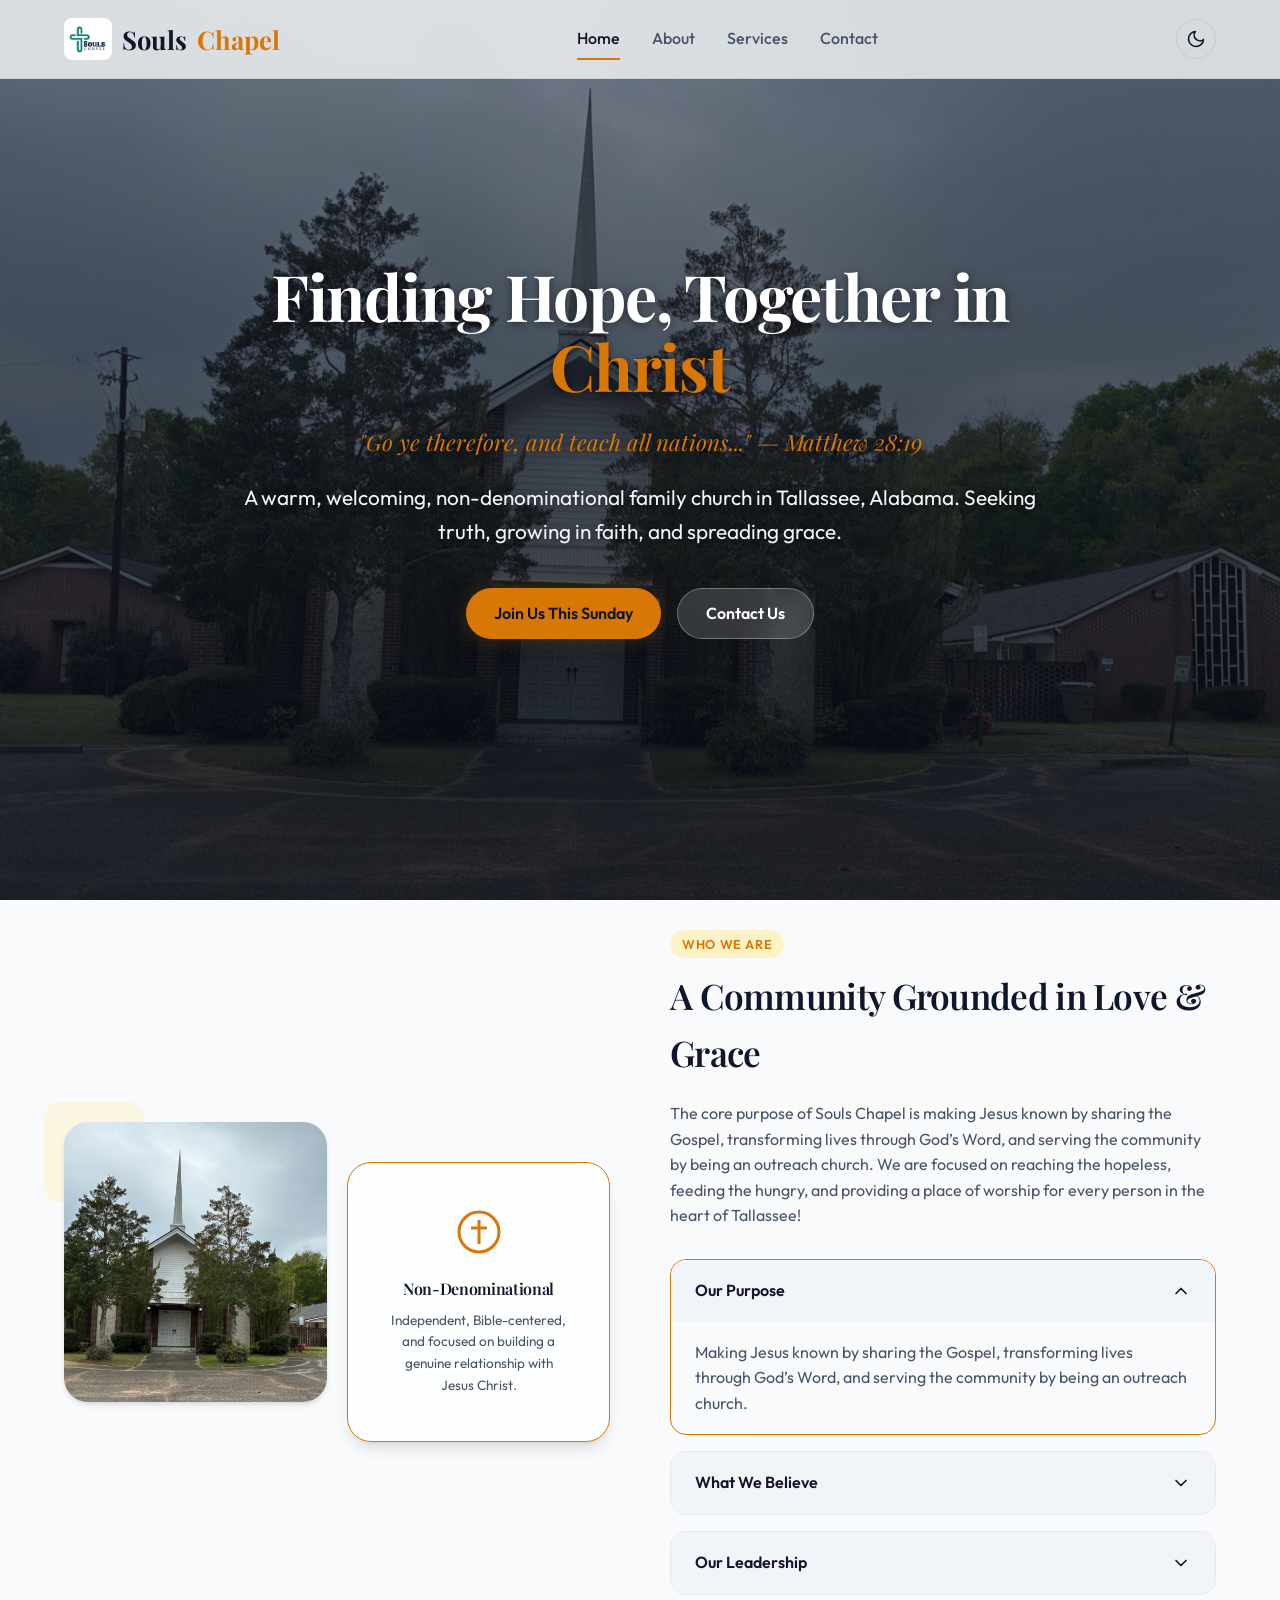
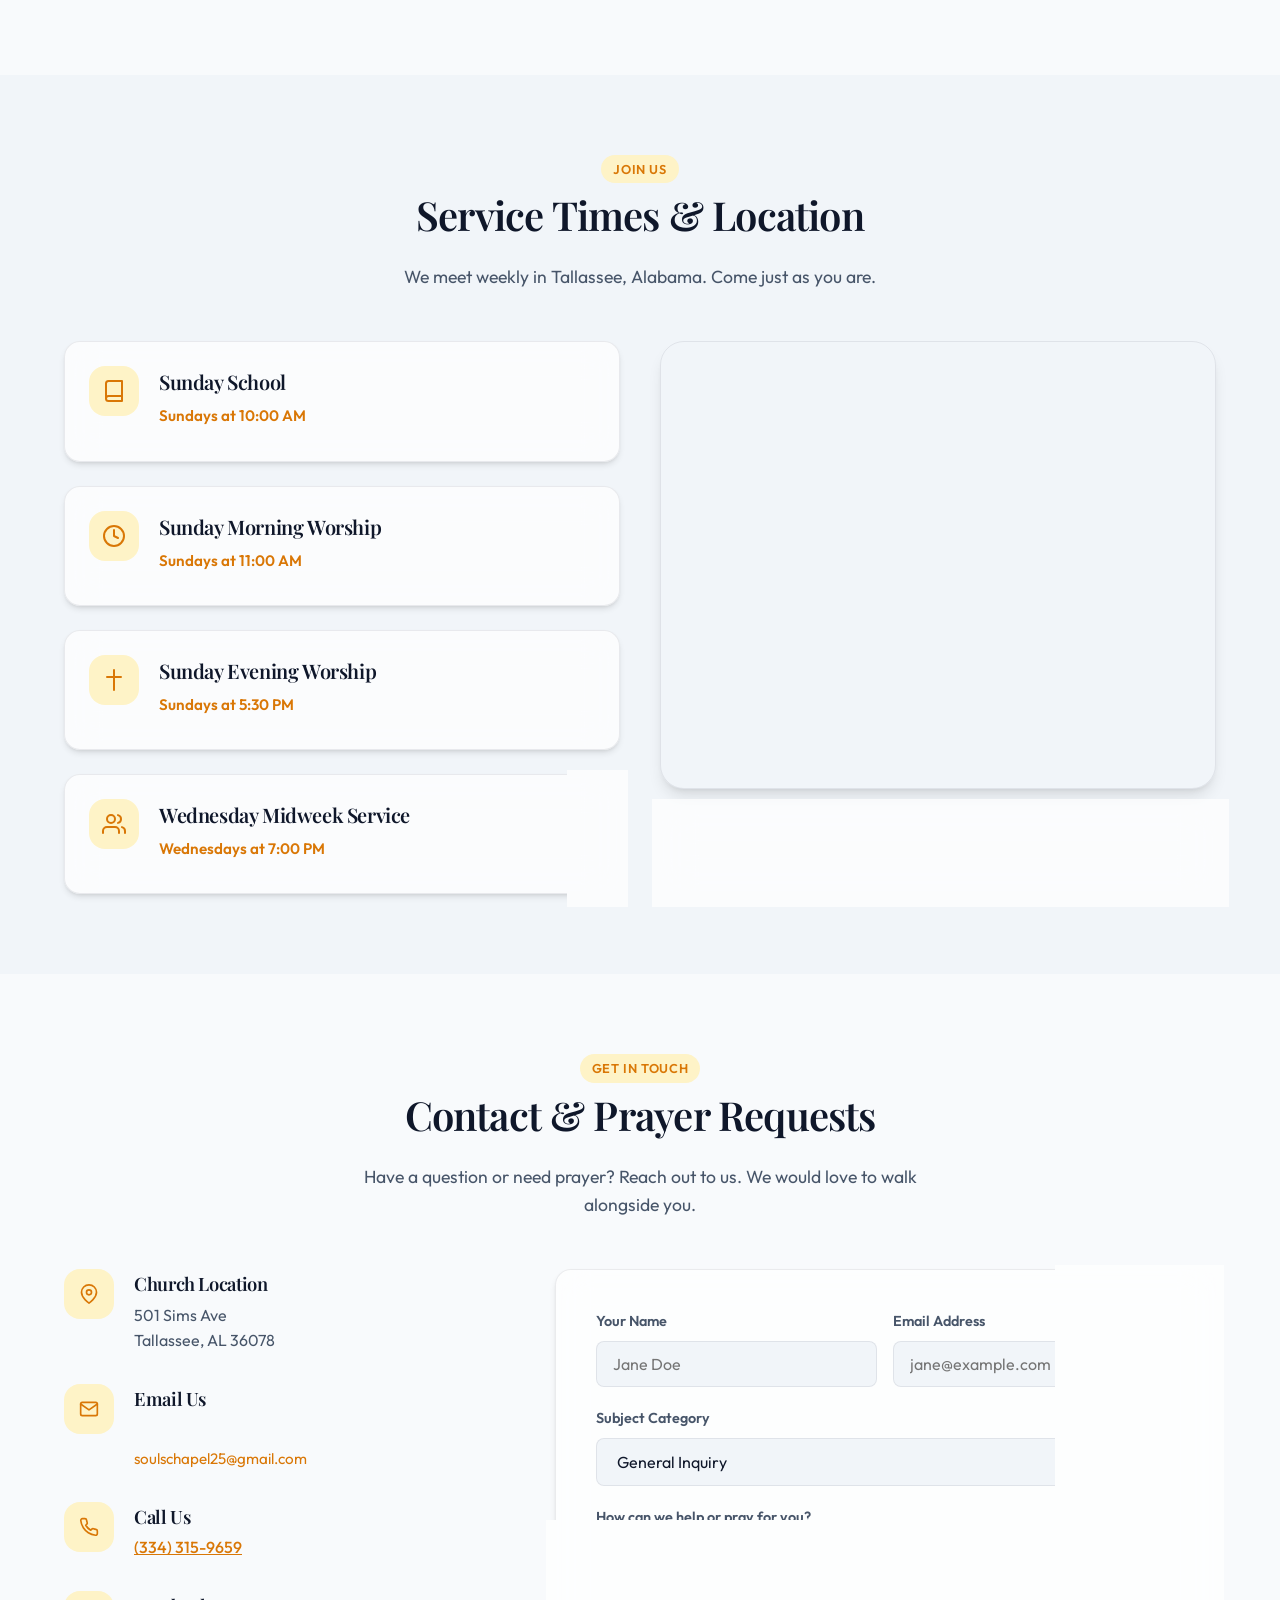
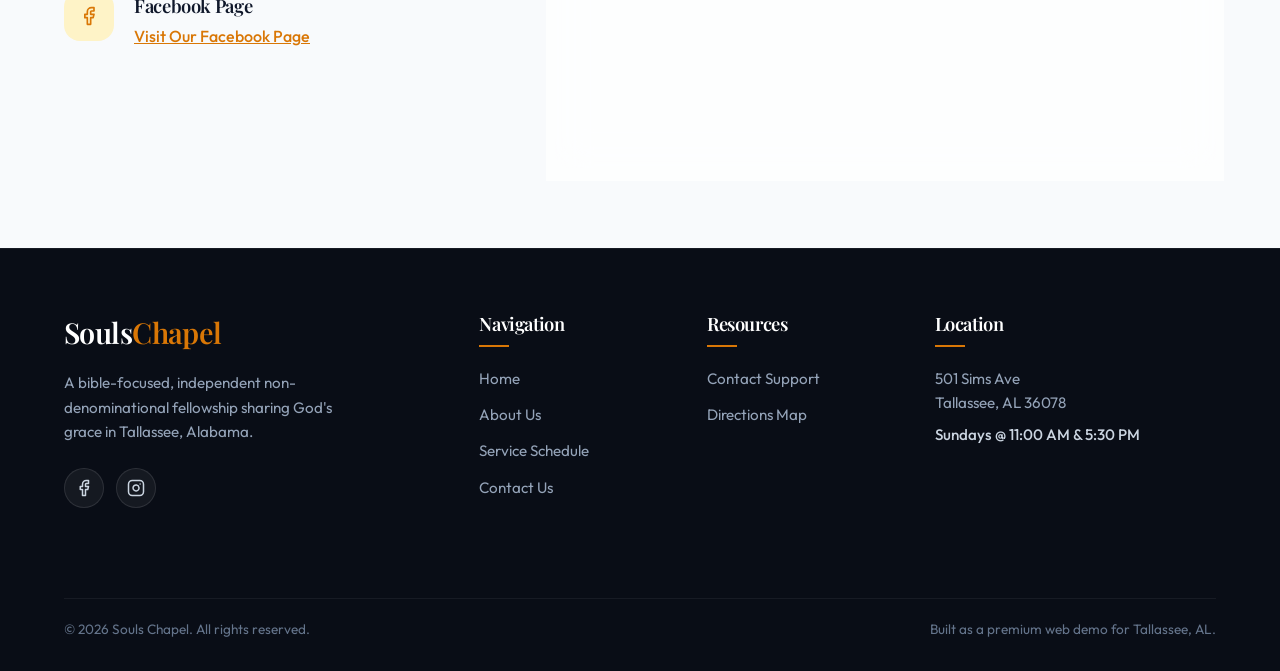
<file: index.html>
<!DOCTYPE html>
<html lang="en">
<head>
  <meta charset="UTF-8">
  <meta name="viewport" content="width=device-width, initial-scale=1.0">
  <title>Souls Chapel | Non-Denominational Church in Tallassee, AL</title>
  <meta name="description" content="Welcome to Souls Chapel in Tallassee, Alabama. A warm, non-denominational church community located at 501 Sims Ave. Join us for Sunday Worship at 11:00 AM & 5:30 PM.">
  <link rel="stylesheet" href="styles.css">
</head>
<body>

  <!-- --- Header / Navigation --- -->
  <header id="header">
    <div class="nav-container">
      <a href="#home" class="logo">
        <img src="images/Logo.jpeg" alt="Souls Chapel Logo" class="nav-logo">
        Souls<span>Chapel</span>
      </a>
      
      <nav class="nav-menu" id="navMenu">
        <a href="#home" class="nav-link active">Home</a>
        <a href="#about" class="nav-link">About</a>
        <a href="#services" class="nav-link">Services</a>
        <a href="#contact" class="nav-link">Contact</a>
      </nav>

      <div class="nav-actions">
        <!-- Theme Toggle Button -->
        <button class="theme-toggle" id="themeToggle" aria-label="Toggle dark/light theme">
          <svg class="moon-icon" width="20" height="20" viewBox="0 0 24 24" fill="none" stroke="currentColor" stroke-width="2" stroke-linecap="round" stroke-linejoin="round">
            <path d="M21 12.79A9 9 0 1 1 11.21 3 7 7 0 0 0 21 12.79z"></path>
          </svg>
          <svg class="sun-icon" width="20" height="20" viewBox="0 0 24 24" fill="none" stroke="currentColor" stroke-width="2" stroke-linecap="round" stroke-linejoin="round">
            <circle cx="12" cy="12" r="5"></circle>
            <line x1="12" y1="1" x2="12" y2="3"></line>
            <line x1="12" y1="21" x2="12" y2="23"></line>
            <line x1="4.22" y1="4.22" x2="5.64" y2="5.64"></line>
            <line x1="18.36" y1="18.36" x2="19.78" y2="19.78"></line>
            <line x1="1" y1="12" x2="3" y2="12"></line>
            <line x1="21" y1="12" x2="23" y2="12"></line>
            <line x1="4.22" y1="19.78" x2="5.64" y2="18.36"></line>
            <line x1="18.36" y1="5.64" x2="19.78" y2="4.22"></line>
          </svg>
        </button>

        <button class="menu-toggle" id="menuToggle" aria-label="Toggle navigation menu">
          <svg width="24" height="24" viewBox="0 0 24 24" fill="none" stroke="currentColor" stroke-width="2" stroke-linecap="round" stroke-linejoin="round">
            <line x1="3" y1="12" x2="21" y2="12"></line>
            <line x1="3" y1="6" x2="21" y2="6"></line>
            <line x1="3" y1="18" x2="21" y2="18"></line>
          </svg>
        </button>
      </div>
    </div>
  </header>

  <main>
    <!-- --- Hero Section --- -->
    <section class="hero" id="home">
      <div class="hero-content">
        <h1>Finding Hope, Together in <span>Christ</span></h1>
        <p style="font-size: 1.4rem; font-style: italic; color: var(--accent); margin-bottom: 20px; font-family: var(--heading-font);">
          "Go ye therefore, and teach all nations..." &mdash; Matthew 28:19
        </p>
        <p>A warm, welcoming, non-denominational family church in Tallassee, Alabama. Seeking truth, growing in faith, and spreading grace.</p>
        <div class="hero-btns">
          <a href="#services" class="btn btn-primary">Join Us This Sunday</a>
          <a href="#contact" class="btn btn-secondary">Contact Us</a>
        </div>
      </div>
    </section>

    <!-- --- About Section --- -->
    <section class="about-section container reveal" id="about">
      <div class="about-grid">
        <div class="about-graphics">
          <img src="images/outside.jpg" alt="Souls Chapel Building" class="about-img">
          
          <div class="glass-premium img-down" style="padding: 40px; display: flex; flex-direction: column; justify-content: center; height: 280px; text-align: center; border: 1px solid var(--accent);">
            <svg width="48" height="48" viewBox="0 0 24 24" fill="none" stroke="var(--accent)" stroke-width="1.5" style="margin: 0 auto 20px auto;">
              <path d="M12 22a10 10 0 1 0 0-20 10 10 0 0 0 0 20z"/>
              <path d="M12 6v12M8 10h8"/>
            </svg>
            <h4 style="margin-bottom: 8px;">Non-Denominational</h4>
            <p style="font-size: 0.85rem; color: var(--text-secondary);">Independent, Bible-centered, and focused on building a genuine relationship with Jesus Christ.</p>
          </div>
        </div>
        
        <div class="about-content">
          <span class="badge">Who We Are</span>
          <h3 style="margin-top: 10px;">A Community Grounded in Love & Grace</h3>
          <p>The core purpose of Souls Chapel is making Jesus known by sharing the Gospel, transforming lives through God’s Word, and serving the community by being an outreach church. We are focused on reaching the hopeless, feeding the hungry, and providing a place of worship for every person in the heart of Tallassee!</p>
          
          <div class="values-accordion">
            <div class="value-item active">
              <div class="value-header">
                Our Purpose
                <svg class="value-icon" width="20" height="20" viewBox="0 0 24 24" fill="none" stroke="currentColor" stroke-width="2" stroke-linecap="round" stroke-linejoin="round"><polyline points="6 9 12 15 18 9"></polyline></svg>
              </div>
              <div class="value-body">
                Making Jesus known by sharing the Gospel, transforming lives through God’s Word, and serving the community by being an outreach church.
              </div>
            </div>
            
            <div class="value-item">
              <div class="value-header">
                What We Believe
                <svg class="value-icon" width="20" height="20" viewBox="0 0 24 24" fill="none" stroke="currentColor" stroke-width="2" stroke-linecap="round" stroke-linejoin="round"><polyline points="6 9 12 15 18 9"></polyline></svg>
              </div>
              <div class="value-body">
                We believe the Bible is the inspired, authoritative Word of God. We believe salvation is by grace through faith in Jesus Christ, and that the local church is called to display God's love to the world.
              </div>
            </div>
            
            <div class="value-item">
              <div class="value-header">
                Our Leadership
                <svg class="value-icon" width="20" height="20" viewBox="0 0 24 24" fill="none" stroke="currentColor" stroke-width="2" stroke-linecap="round" stroke-linejoin="round"><polyline points="6 9 12 15 18 9"></polyline></svg>
              </div>
              <div class="value-body">
                Souls Chapel is led by elders and pastor Joshua Dixon. Our leadership structure is independent, focused on shepherd leadership, prayer, teaching, and serving the congregation.
              </div>
            </div>
          </div>
        </div>
      </div>
    </section>

    <!-- --- Service Times & Location --- -->
    <section class="services-section reveal" id="services">
      <div class="container">
        <div class="section-header">
          <span class="badge">Join Us</span>
          <h2>Service Times & Location</h2>
          <p>We meet weekly in Tallassee, Alabama. Come just as you are.</p>
        </div>
        
        <div class="services-grid">
          <div class="services-info">
            <div class="service-card glass">
              <div class="service-icon">
                <svg width="24" height="24" viewBox="0 0 24 24" fill="none" stroke="currentColor" stroke-width="2" stroke-linecap="round" stroke-linejoin="round">
                  <path d="M4 19.5A2.5 2.5 0 0 1 6.5 17H20"/>
                  <path d="M6.5 2H20v20H6.5A2.5 2.5 0 0 1 4 19.5v-15A2.5 2.5 0 0 1 6.5 2z"/>
                </svg>
              </div>
              <div class="service-details">
                <h4>Sunday School</h4>
                <div class="time">Sundays at 10:00 AM</div>
              </div>
            </div>

            <div class="service-card glass">
              <div class="service-icon">
                <svg width="24" height="24" viewBox="0 0 24 24" fill="none" stroke="currentColor" stroke-width="2" stroke-linecap="round" stroke-linejoin="round">
                  <path d="M12 22c5.523 0 10-4.477 10-10S17.523 2 12 2 2 6.477 2 12s4.477 10 10 10z"/>
                  <polyline points="12 6 12 12 16 14"/>
                </svg>
              </div>
              <div class="service-details">
                <h4>Sunday Morning Worship</h4>
                <div class="time">Sundays at 11:00 AM</div>
              </div>
            </div>
            
            <div class="service-card glass">
              <div class="service-icon">
                <svg width="24" height="24" viewBox="0 0 24 24" fill="none" stroke="currentColor" stroke-width="2" stroke-linecap="round" stroke-linejoin="round">
                  <path d="M12 2v20M5 9h14" />
                </svg>
              </div>
              <div class="service-details">
                <h4>Sunday Evening Worship</h4>
                <div class="time">Sundays at 5:30 PM</div>
              </div>
            </div>

            <div class="service-card glass">
              <div class="service-icon">
                <svg width="24" height="24" viewBox="0 0 24 24" fill="none" stroke="currentColor" stroke-width="2" stroke-linecap="round" stroke-linejoin="round">
                  <path d="M17 21v-2a4 4 0 0 0-4-4H5a4 4 0 0 0-4 4v2"/>
                  <circle cx="9" cy="7" r="4"/>
                  <path d="M23 21v-2a4 4 0 0 0-3-3.87"/>
                  <path d="M16 3.13a4 4 0 0 1 0 7.75"/>
                </svg>
              </div>
              <div class="service-details">
                <h4>Wednesday Midweek Service</h4>
                <div class="time">Wednesdays at 7:00 PM</div>
              </div>
            </div>
          </div>
          
          <div class="map-container">
            <div class="map-card">
              <!-- Real Tallassee Google Maps Location Embed -->
              <iframe 
                src="https://www.google.com/maps/embed?pb=!1m18!1m12!1m3!1d3381.168393529323!2d-85.9038287!3d32.5350993!2m3!1f0!2f0!3f0!3m2!1i1024!2i768!4f13.1!3m3!1m2!1s0x888c3a10e7b233a7%3A0xc0f19c6fb3687352!2s501%20Sims%20Ave%2C%20Tallassee%2C%20AL%2036078!5e0!3m2!1sen!2sus!4v1700000000000!5m2!1sen!2sus" 
                allowfullscreen="" 
                loading="lazy" 
                referrerpolicy="no-referrer-when-downgrade">
              </iframe>
            </div>
            <div class="glass location-meta">
              <div class="address-text">
                <h4>Souls Chapel</h4>
                <p>501 Sims Ave, Tallassee, AL 36078</p>
              </div>
              <a href="https://maps.google.com/?q=501+Sims+Ave,+Tallassee,+AL+36078" target="_blank" rel="noopener noreferrer" class="btn btn-primary" style="padding: 10px 18px; font-size: 0.85rem;">
                Get Directions
              </a>
            </div>
          </div>
        </div>
      </div>
    </section>

    <!-- --- Contact & Prayer Requests Section --- -->
    <section class="container reveal" id="contact">
      <div class="section-header">
        <span class="badge">Get in Touch</span>
        <h2>Contact & Prayer Requests</h2>
        <p>Have a question or need prayer? Reach out to us. We would love to walk alongside you.</p>
      </div>
      
      <div class="contact-grid">
        <div class="contact-info">
          <div class="contact-meta-item">
            <div class="contact-meta-icon">
              <svg width="20" height="20" viewBox="0 0 24 24" fill="none" stroke="currentColor" stroke-width="2" stroke-linecap="round" stroke-linejoin="round">
                <path d="M21 10c0 7-9 13-9 13s-9-6-9-13a9 9 0 0 1 18 0z"/>
                <circle cx="12" cy="10" r="3"/>
              </svg>
            </div>
            <div class="contact-meta-text">
              <h4>Church Location</h4>
              <p>501 Sims Ave<br>Tallassee, AL 36078</p>
            </div>
          </div>
          
          <div class="contact-meta-item">
            <div class="contact-meta-icon">
              <svg width="20" height="20" viewBox="0 0 24 24" fill="none" stroke="currentColor" stroke-width="2" stroke-linecap="round" stroke-linejoin="round">
                <path d="M4 4h16c1.1 0 2 .9 2 2v12c0 1.1-.9 2-2 2H4c-1.1 0-2-.9-2-2V6c0-1.1.9-2 2-2z"/>
                <polyline points="22,6 12,13 2,6"/>
              </svg>
            </div>
            <div class="contact-meta-text">
              <h4>Email Us</h4>
              <p style="font-size: 0.95rem; line-height: 1.8;">
                <a href="mailto:soulschapel25@gmail.com" style="color: var(--accent);">soulschapel25@gmail.com</a>
              </p>
            </div>
          </div>

          <div class="contact-meta-item">
            <div class="contact-meta-icon">
              <svg width="20" height="20" viewBox="0 0 24 24" fill="none" stroke="currentColor" stroke-width="2" stroke-linecap="round" stroke-linejoin="round">
                <path d="M22 16.92v3a2 2 0 0 1-2.18 2 19.79 19.79 0 0 1-8.63-3.07 19.5 19.5 0 0 1-6-6 19.79 19.79 0 0 1-3.07-8.67A2 2 0 0 1 4.11 2h3a2 2 0 0 1 2 1.72 12.84 12.84 0 0 0 .7 2.81 2 2 0 0 1-.45 2.11L8.09 9.91a16 16 0 0 0 6 6l1.27-1.27a2 2 0 0 1 2.11-.45 12.84 12.84 0 0 0 2.81.7A2 2 0 0 1 22 16.92z"/>
              </svg>
            </div>
            <div class="contact-meta-text">
              <h4>Call Us</h4>
              <p><a href="tel:3343159659" style="color: var(--accent); font-weight: 500; text-decoration: underline;">(334) 315-9659</a></p>
            </div>
          </div>

          <div class="contact-meta-item">
            <div class="contact-meta-icon">
              <svg width="20" height="20" viewBox="0 0 24 24" fill="none" stroke="currentColor" stroke-width="2" stroke-linecap="round" stroke-linejoin="round">
                <path d="M18 2h-3a5 5 0 0 0-5 5v3H7v4h3v8h4v-8h3l1-4h-4V7a1 1 0 0 1 1-1h3z"></path>
              </svg>
            </div>
            <div class="contact-meta-text">
              <h4>Facebook Page</h4>
              <p><a href="https://www.facebook.com/profile.php?id=61577413662193" target="_blank" rel="noopener noreferrer" style="color: var(--accent); font-weight: 500; text-decoration: underline;">Visit Our Facebook Page</a></p>
            </div>
          </div>
        </div>
        
        <div class="contact-card glass">
          <div id="contactResponse" class="form-response-message">
            <svg width="20" height="20" viewBox="0 0 24 24" fill="none" stroke="currentColor" stroke-width="2">
              <polyline points="20 6 9 17 4 12"></polyline>
            </svg>
            <span>Your message has been sent successfully. We will be in touch soon!</span>
          </div>

           <form class="contact-form" id="contactForm" action="https://api.web3forms.com/submit" method="POST" onsubmit="handleContact(event)">
             <!-- Web3Forms Access Key (Paste your key in value) -->
             <input type="hidden" name="access_key" value="35dca924-9b62-41ac-bdc9-82177b75006b">
             
             <!-- Optional: Custom Email Subject -->
             <input type="hidden" name="subject" value="New Contact Form Submission - Souls Chapel">
             <!-- Optional: Anti-Spam HoneyPot -->
             <input type="checkbox" name="botcheck" class="hidden" style="display: none;">

             <div class="form-row">
               <div class="form-group">
                 <label for="contactName">Your Name</label>
                 <input type="text" id="contactName" name="name" required placeholder="Jane Doe">
               </div>
               <div class="form-group">
                 <label for="contactEmail">Email Address</label>
                 <input type="email" id="contactEmail" name="email" required placeholder="jane@example.com">
               </div>
             </div>
             
             <div class="form-group">
               <label for="contactSubject">Subject Category</label>
               <select id="contactSubject" name="category">
                 <option value="General">General Inquiry</option>
                 <option value="Prayer">Prayer Request</option>
                 <option value="Pastor">Question for Pastor Joshua</option>
                 <option value="Serve">Interested in Serving</option>
               </select>
             </div>
             
             <div class="form-group">
               <label for="contactMessage">How can we help or pray for you?</label>
               <textarea id="contactMessage" name="message" rows="5" required placeholder="Write your message here..."></textarea>
             </div>
            
            <button type="submit" class="btn btn-primary">Send Message</button>
          </form>
        </div>
      </div>
    </section>
  </main>

  <!-- --- Footer --- -->
  <footer>
    <div class="footer-grid container" style="padding: 0 0 40px 0;">
      <div class="footer-brand">
        <h3>Souls<span>Chapel</span></h3>
        <p>A bible-focused, independent non-denominational fellowship sharing God's grace in Tallassee, Alabama.</p>
        <div class="social-links">
          <a href="https://www.facebook.com/profile.php?id=61577413662193" class="social-link" aria-label="Facebook" target="_blank" rel="noopener noreferrer">
            <svg width="18" height="18" viewBox="0 0 24 24" fill="none" stroke="currentColor" stroke-width="2" stroke-linecap="round" stroke-linejoin="round">
              <path d="M18 2h-3a5 5 0 0 0-5 5v3H7v4h3v8h4v-8h3l1-4h-4V7a1 1 0 0 1 1-1h3z"></path>
            </svg>
          </a>
          <a href="#" class="social-link" aria-label="Instagram">
            <svg width="18" height="18" viewBox="0 0 24 24" fill="none" stroke="currentColor" stroke-width="2" stroke-linecap="round" stroke-linejoin="round">
              <rect x="2" y="2" width="20" height="20" rx="5" ry="5"></rect>
              <path d="M16 11.37A4 4 0 1 1 12.63 8 4 4 0 0 1 16 11.37z"></path>
              <line x1="17.5" y1="6.5" x2="17.51" y2="6.5"></line>
            </svg>
          </a>
        </div>
      </div>
      
      <div class="footer-links">
        <h4>Navigation</h4>
        <ul>
          <li><a href="#home">Home</a></li>
          <li><a href="#about">About Us</a></li>
          <li><a href="#services">Service Schedule</a></li>
          <li><a href="#contact">Contact Us</a></li>
        </ul>
      </div>

      <div class="footer-links">
        <h4>Resources</h4>
        <ul>
          <li><a href="#contact">Contact Support</a></li>
          <li><a href="https://maps.google.com/?q=501+Sims+Ave,+Tallassee,+AL+36078" target="_blank" rel="noopener noreferrer">Directions Map</a></li>
        </ul>
      </div>
      
      <div class="footer-links" style="max-width: 250px;">
        <h4>Location</h4>
        <p style="color: #94a3b8; line-height: 1.6; margin-bottom: 8px;">
          501 Sims Ave<br>Tallassee, AL 36078
        </p>
        <p style="color: #cbd5e1; font-weight: 500;">
          Sundays @ 11:00 AM & 5:30 PM
        </p>
      </div>
    </div>
    
    <div class="footer-bottom container" style="padding: 20px 0 0 0;">
      <p>&copy; 2026 Souls Chapel. All rights reserved.</p>
      <p>Built as a premium web demo for Tallassee, AL.</p>
    </div>
  </footer>

  <script src="app.js"></script>
</body>
</html>
</file>
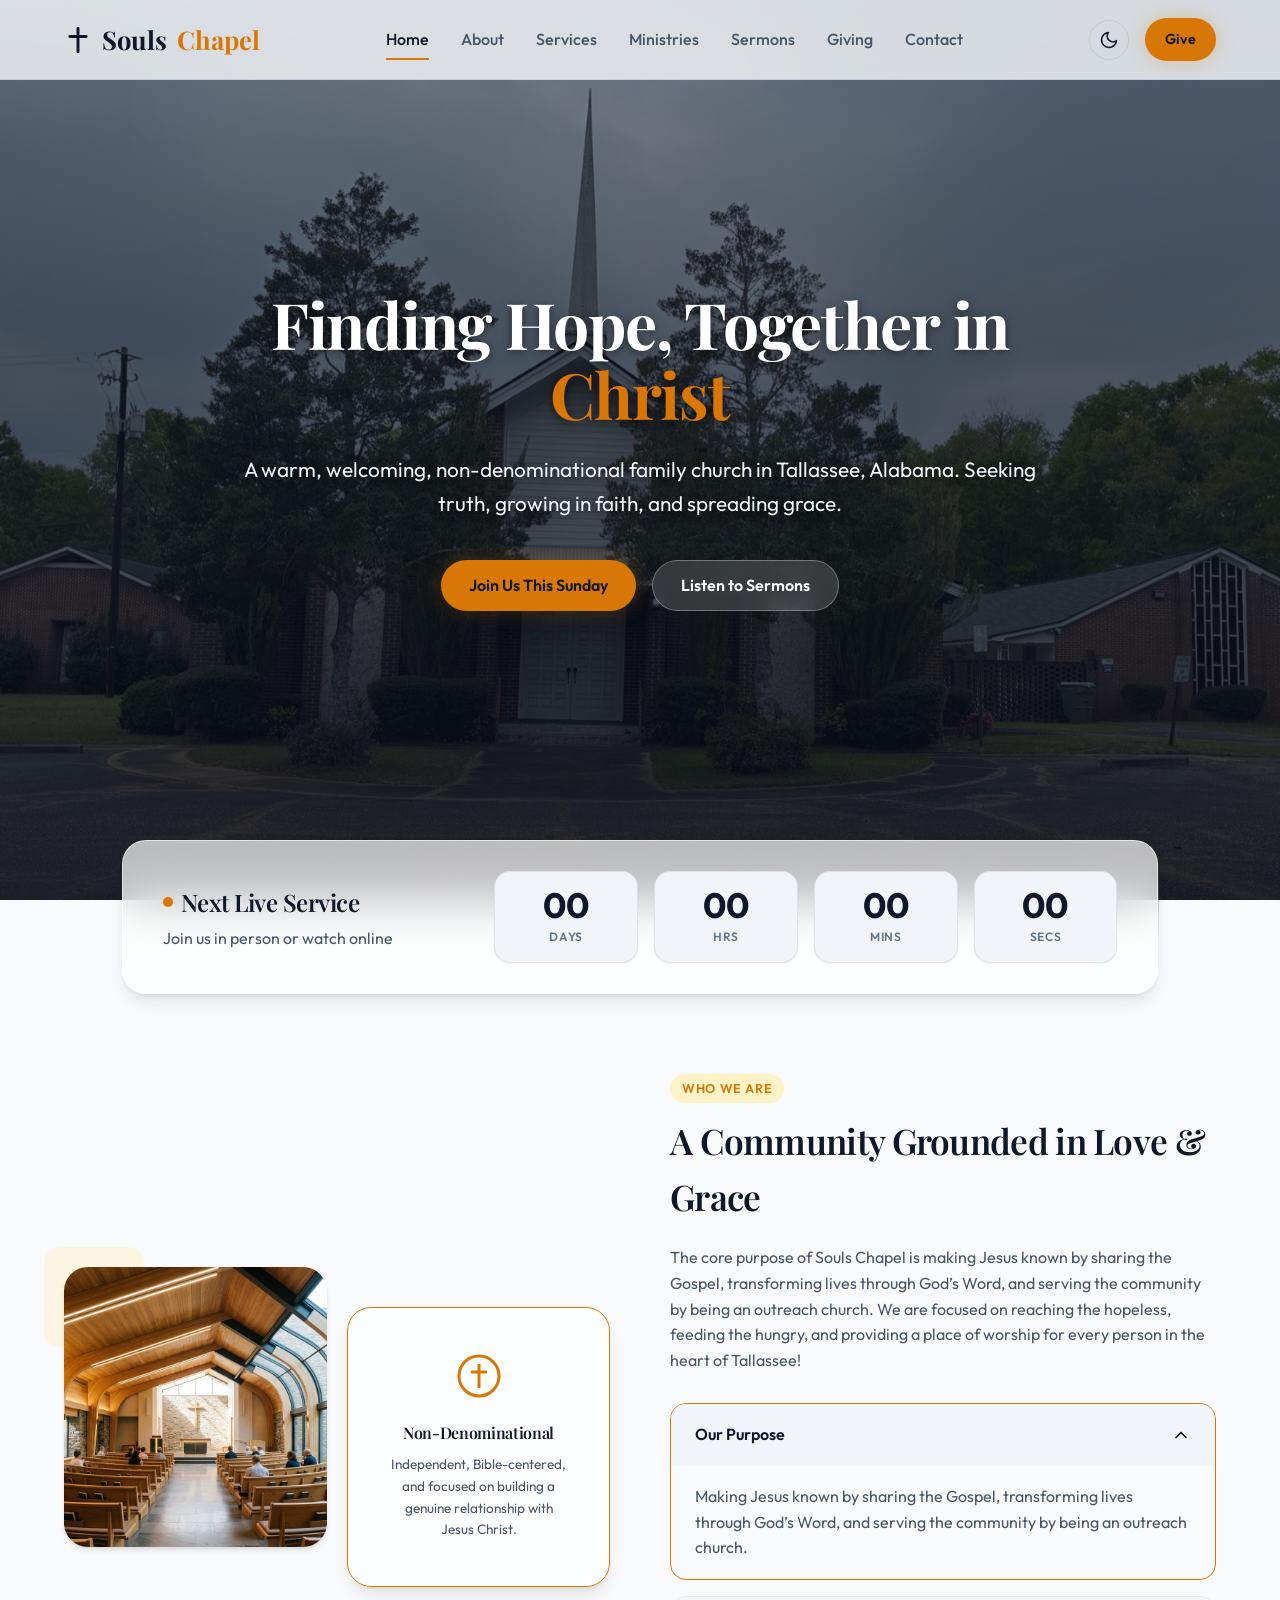
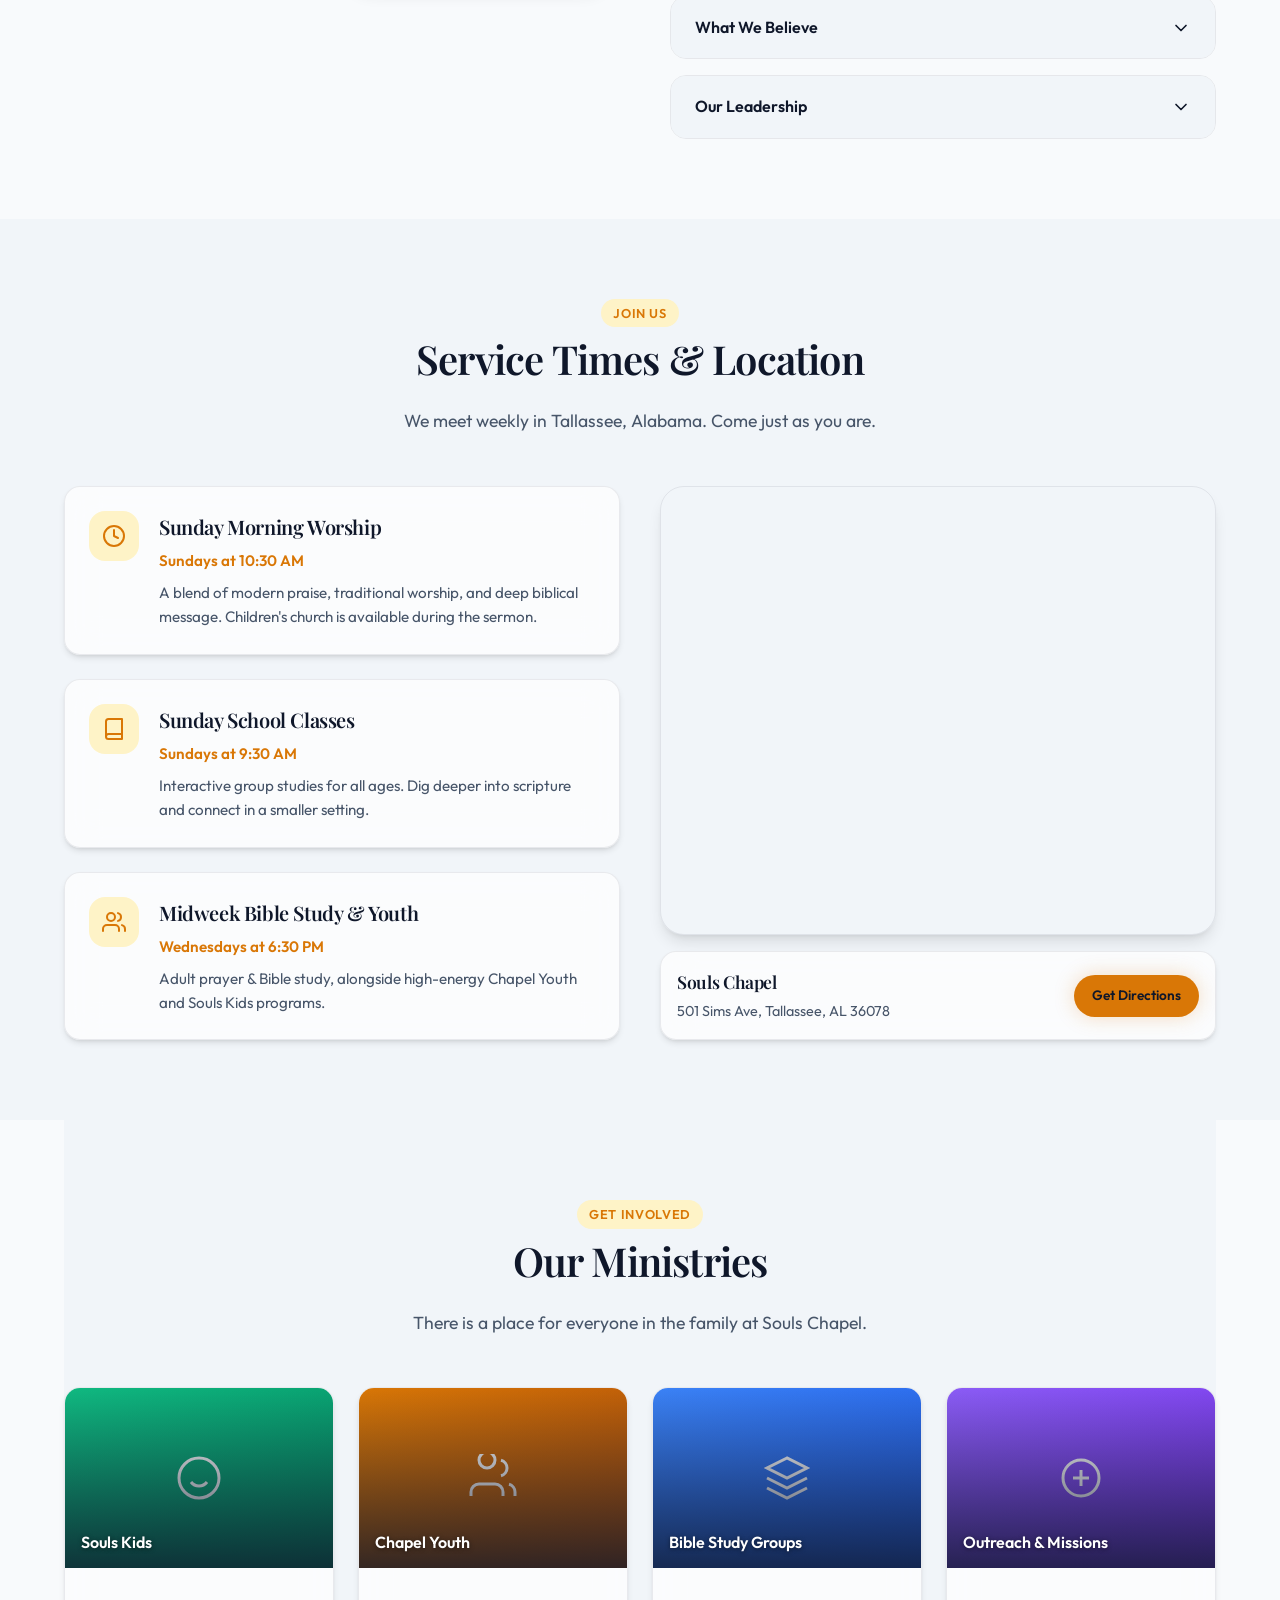
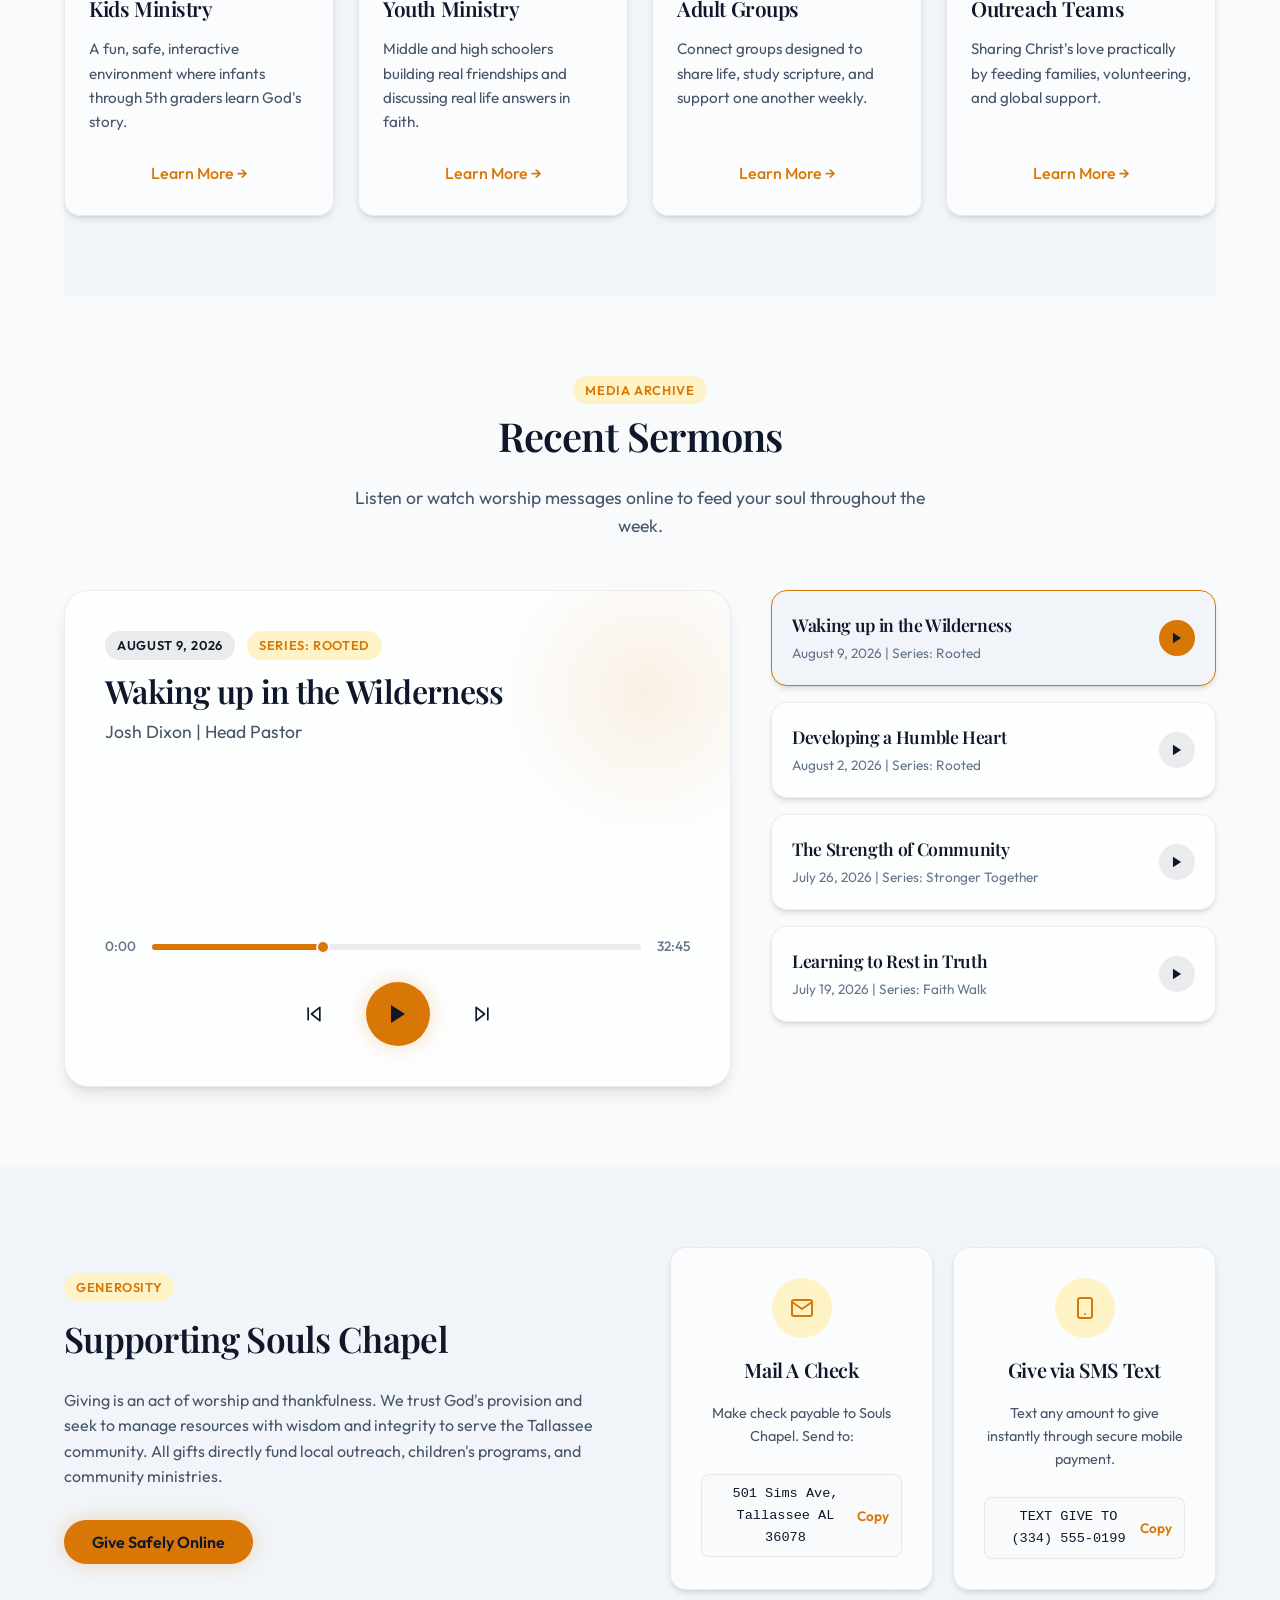
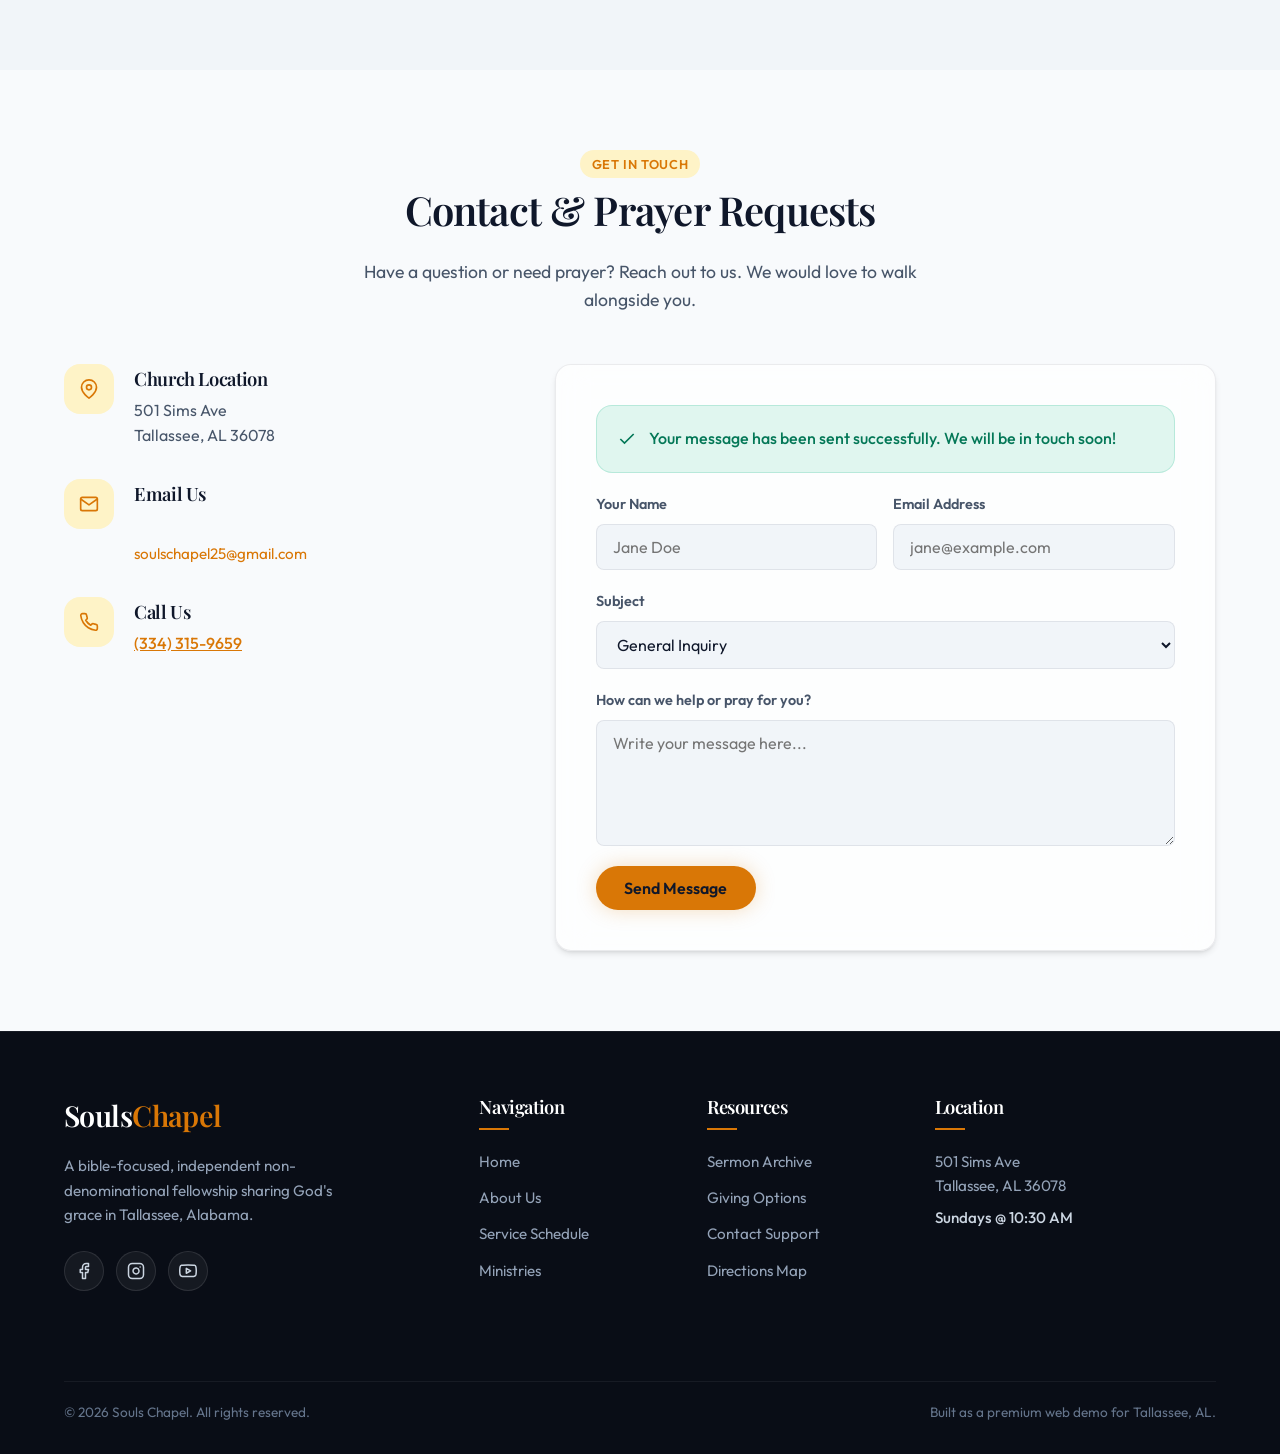
<file: future_features.html>
<!DOCTYPE html>
<html lang="en">
<head>
  <meta charset="UTF-8">
  <meta name="viewport" content="width=device-width, initial-scale=1.0">
  <title>Souls Chapel | Non-Denominational Church in Tallassee, AL</title>
  <meta name="description" content="Welcome to Souls Chapel in Tallassee, Alabama. A warm, non-denominational church community located at 501 Sims Ave. Join us for Sunday Worship at 10:30 AM.">
  <link rel="stylesheet" href="styles.css">
</head>
<body>

  <!-- --- Header / Navigation --- -->
  <header id="header">
    <div class="nav-container">
      <a href="#home" class="logo">
        <!-- Cross / Flame Custom Icon SVG -->
        <svg width="28" height="28" viewBox="0 0 24 24" fill="none" stroke="currentColor" stroke-width="2.5" stroke-linecap="round" stroke-linejoin="round">
          <path d="M12 2v20M5 9h14" />
        </svg>
        Souls<span>Chapel</span>
      </a>
      
      <nav class="nav-menu" id="navMenu">
        <a href="#home" class="nav-link active">Home</a>
        <a href="#about" class="nav-link">About</a>
        <a href="#services" class="nav-link">Services</a>
        <a href="#ministries" class="nav-link">Ministries</a>
        <a href="#sermons" class="nav-link">Sermons</a>
        <a href="#giving" class="nav-link">Giving</a>
        <a href="#contact" class="nav-link">Contact</a>
      </nav>

      <div class="nav-actions">
        <!-- Theme Toggle Button -->
        <button class="theme-toggle" id="themeToggle" aria-label="Toggle dark/light theme">
          <svg class="moon-icon" width="20" height="20" viewBox="0 0 24 24" fill="none" stroke="currentColor" stroke-width="2" stroke-linecap="round" stroke-linejoin="round">
            <path d="M21 12.79A9 9 0 1 1 11.21 3 7 7 0 0 0 21 12.79z"></path>
          </svg>
          <svg class="sun-icon" width="20" height="20" viewBox="0 0 24 24" fill="none" stroke="currentColor" stroke-width="2" stroke-linecap="round" stroke-linejoin="round">
            <circle cx="12" cy="12" r="5"></circle>
            <line x1="12" y1="1" x2="12" y2="3"></line>
            <line x1="12" y1="21" x2="12" y2="23"></line>
            <line x1="4.22" y1="4.22" x2="5.64" y2="5.64"></line>
            <line x1="18.36" y1="18.36" x2="19.78" y2="19.78"></line>
            <line x1="1" y1="12" x2="3" y2="12"></line>
            <line x1="21" y1="12" x2="23" y2="12"></line>
            <line x1="4.22" y1="19.78" x2="5.64" y2="18.36"></line>
            <line x1="18.36" y1="5.64" x2="19.78" y2="4.22"></line>
          </svg>
        </button>

        <a href="#giving" class="btn btn-primary" style="padding: 10px 20px; font-size: 0.9rem;">Give</a>
        
        <button class="menu-toggle" id="menuToggle" aria-label="Toggle navigation menu">
          <svg width="24" height="24" viewBox="0 0 24 24" fill="none" stroke="currentColor" stroke-width="2" stroke-linecap="round" stroke-linejoin="round">
            <line x1="3" y1="12" x2="21" y2="12"></line>
            <line x1="3" y1="6" x2="21" y2="6"></line>
            <line x1="3" y1="18" x2="21" y2="18"></line>
          </svg>
        </button>
      </div>
    </div>
  </header>

  <main>
    <!-- --- Hero Section --- -->
    <section class="hero" id="home">
      <div class="hero-content">
        <h1>Finding Hope, Together in <span>Christ</span></h1>
        <p>A warm, welcoming, non-denominational family church in Tallassee, Alabama. Seeking truth, growing in faith, and spreading grace.</p>
        <div class="hero-btns">
          <a href="#services" class="btn btn-primary">Join Us This Sunday</a>
          <a href="#sermons" class="btn btn-secondary">Listen to Sermons</a>
        </div>
      </div>
    </section>

    <!-- --- Live Countdown Section --- -->
    <section class="countdown-section">
      <div class="countdown-bar glass-premium container" style="padding: 30px 40px; margin-top: 0;">
        <div class="countdown-info">
          <h3><span></span>Next Live Service</h3>
          <p>Join us in person or watch online</p>
        </div>
        <div class="countdown-timer" id="countdown">
          <div class="timer-box">
            <div class="timer-num" id="days">00</div>
            <div class="timer-label">Days</div>
          </div>
          <div class="timer-box">
            <div class="timer-num" id="hours">00</div>
            <div class="timer-label">Hrs</div>
          </div>
          <div class="timer-box">
            <div class="timer-num" id="minutes">00</div>
            <div class="timer-label">Mins</div>
          </div>
          <div class="timer-box">
            <div class="timer-num" id="seconds">00</div>
            <div class="timer-label">Secs</div>
          </div>
        </div>
      </div>
    </section>

    <!-- --- About Section --- -->
    <section class="about-section container reveal" id="about">
      <div class="about-grid">
        <div class="about-graphics">
          <!-- Multi-photo layout using church style images -->
          <img src="images/hero_bg.jpg" alt="Souls Chapel Sanctuary" class="about-img">
          <!-- Custom church SVG graphics placeholder to look beautiful -->
          <div class="glass-premium img-down" style="padding: 40px; display: flex; flex-direction: column; justify-content: center; height: 280px; text-align: center; border: 1px solid var(--accent);">
            <svg width="48" height="48" viewBox="0 0 24 24" fill="none" stroke="var(--accent)" stroke-width="1.5" style="margin: 0 auto 20px auto;">
              <path d="M12 22a10 10 0 1 0 0-20 10 10 0 0 0 0 20z"/>
              <path d="M12 6v12M8 10h8"/>
            </svg>
            <h4 style="margin-bottom: 8px;">Non-Denominational</h4>
            <p style="font-size: 0.85rem; color: var(--text-secondary);">Independent, Bible-centered, and focused on building a genuine relationship with Jesus Christ.</p>
          </div>
        </div>
        
        <div class="about-content">
          <span class="badge">Who We Are</span>
          <h3 style="margin-top: 10px;">A Community Grounded in Love & Grace</h3>
          <p>The core purpose of Souls Chapel is making Jesus known by sharing the Gospel, transforming lives through God’s Word, and serving the community by being an outreach church. We are focused on reaching the hopeless, feeding the hungry, and providing a place of worship for every person in the heart of Tallassee!</p>
          
          <div class="values-accordion">
            <div class="value-item active">
              <div class="value-header">
                Our Purpose
                <svg class="value-icon" width="20" height="20" viewBox="0 0 24 24" fill="none" stroke="currentColor" stroke-width="2" stroke-linecap="round" stroke-linejoin="round"><polyline points="6 9 12 15 18 9"></polyline></svg>
              </div>
              <div class="value-body">
                Making Jesus known by sharing the Gospel, transforming lives through God’s Word, and serving the community by being an outreach church.
              </div>
            </div>
            
            <div class="value-item">
              <div class="value-header">
                What We Believe
                <svg class="value-icon" width="20" height="20" viewBox="0 0 24 24" fill="none" stroke="currentColor" stroke-width="2" stroke-linecap="round" stroke-linejoin="round"><polyline points="6 9 12 15 18 9"></polyline></svg>
              </div>
              <div class="value-body">
                We believe the Bible is the inspired, authoritative Word of God. We believe salvation is by grace through faith in Jesus Christ, and that the local church is called to display God's love to the world.
              </div>
            </div>
            
            <div class="value-item">
              <div class="value-header">
                Our Leadership
                <svg class="value-icon" width="20" height="20" viewBox="0 0 24 24" fill="none" stroke="currentColor" stroke-width="2" stroke-linecap="round" stroke-linejoin="round"><polyline points="6 9 12 15 18 9"></polyline></svg>
              </div>
              <div class="value-body">
                Souls Chapel is led by elders and pastor Josh Dixon. Our leadership structure is independent, focused on shepherd leadership, prayer, teaching, and serving the congregation.
              </div>
            </div>
          </div>
        </div>
      </div>
    </section>

    <!-- --- Service Times & Location --- -->
    <section class="services-section reveal" id="services">
      <div class="container">
        <div class="section-header">
          <span class="badge">Join Us</span>
          <h2>Service Times & Location</h2>
          <p>We meet weekly in Tallassee, Alabama. Come just as you are.</p>
        </div>
        
        <div class="services-grid">
          <div class="services-info">
            <div class="service-card glass">
              <div class="service-icon">
                <svg width="24" height="24" viewBox="0 0 24 24" fill="none" stroke="currentColor" stroke-width="2" stroke-linecap="round" stroke-linejoin="round">
                  <path d="M12 22c5.523 0 10-4.477 10-10S17.523 2 12 2 2 6.477 2 12s4.477 10 10 10z"/>
                  <polyline points="12 6 12 12 16 14"/>
                </svg>
              </div>
              <div class="service-details">
                <h4>Sunday Morning Worship</h4>
                <div class="time">Sundays at 10:30 AM</div>
                <p>A blend of modern praise, traditional worship, and deep biblical message. Children's church is available during the sermon.</p>
              </div>
            </div>
            
            <div class="service-card glass">
              <div class="service-icon">
                <svg width="24" height="24" viewBox="0 0 24 24" fill="none" stroke="currentColor" stroke-width="2" stroke-linecap="round" stroke-linejoin="round">
                  <path d="M4 19.5A2.5 2.5 0 0 1 6.5 17H20"/>
                  <path d="M6.5 2H20v20H6.5A2.5 2.5 0 0 1 4 19.5v-15A2.5 2.5 0 0 1 6.5 2z"/>
                </svg>
              </div>
              <div class="service-details">
                <h4>Sunday School Classes</h4>
                <div class="time">Sundays at 9:30 AM</div>
                <p>Interactive group studies for all ages. Dig deeper into scripture and connect in a smaller setting.</p>
              </div>
            </div>
            
            <div class="service-card glass">
              <div class="service-icon">
                <svg width="24" height="24" viewBox="0 0 24 24" fill="none" stroke="currentColor" stroke-width="2" stroke-linecap="round" stroke-linejoin="round">
                  <path d="M17 21v-2a4 4 0 0 0-4-4H5a4 4 0 0 0-4 4v2"/>
                  <circle cx="9" cy="7" r="4"/>
                  <path d="M23 21v-2a4 4 0 0 0-3-3.87"/>
                  <path d="M16 3.13a4 4 0 0 1 0 7.75"/>
                </svg>
              </div>
              <div class="service-details">
                <h4>Midweek Bible Study & Youth</h4>
                <div class="time">Wednesdays at 6:30 PM</div>
                <p>Adult prayer & Bible study, alongside high-energy Chapel Youth and Souls Kids programs.</p>
              </div>
            </div>
          </div>
          
          <div class="map-container">
            <div class="map-card">
              <!-- Real Tallassee Google Maps Location Embed -->
              <iframe 
                src="https://www.google.com/maps/embed?pb=!1m18!1m12!1m3!1d3381.168393529323!2d-85.9038287!3d32.5350993!2m3!1f0!2f0!3f0!3m2!1i1024!2i768!4f13.1!3m3!1m2!1s0x888c3a10e7b233a7%3A0xc0f19c6fb3687352!2s501%20Sims%20Ave%2C%20Tallassee%2C%20AL%2036078!5e0!3m2!1sen!2sus!4v1700000000000!5m2!1sen!2sus" 
                allowfullscreen="" 
                loading="lazy" 
                referrerpolicy="no-referrer-when-downgrade">
              </iframe>
            </div>
            <div class="glass location-meta">
              <div class="address-text">
                <h4>Souls Chapel</h4>
                <p>501 Sims Ave, Tallassee, AL 36078</p>
              </div>
              <a href="https://maps.google.com/?q=501+Sims+Ave,+Tallassee,+AL+36078" target="_blank" rel="noopener noreferrer" class="btn btn-primary" style="padding: 10px 18px; font-size: 0.85rem;">
                Get Directions
              </a>
            </div>
          </div>
        </div>
      </div>
    </section>

    <!-- --- Ministries Section --- -->
    <section class="ministries-section container reveal" id="ministries">
      <div class="section-header">
        <span class="badge">Get Involved</span>
        <h2>Our Ministries</h2>
        <p>There is a place for everyone in the family at Souls Chapel.</p>
      </div>
      
      <div class="ministries-grid">
        <!-- Ministry 1 -->
        <div class="ministry-card glass">
          <!-- SVG Banner visual instead of placeholder boxes -->
          <div class="ministry-banner" style="background: linear-gradient(135deg, #10b981, #059669); display: flex; align-items: center; justify-content: center;">
            <svg width="48" height="48" viewBox="0 0 24 24" fill="none" stroke="#fff" stroke-width="1.5">
              <path d="M12 22a10 10 0 1 0 0-20 10 10 0 0 0 0 20z"/>
              <path d="M8 14s1.5 2 4 2 4-2 4-2M9 9h.01M15 9h.01"/>
            </svg>
            <span class="ministry-badge">Souls Kids</span>
          </div>
          <div class="ministry-info">
            <h3>Kids Ministry</h3>
            <p>A fun, safe, interactive environment where infants through 5th graders learn God's story.</p>
            <button class="btn-text open-ministry-modal" data-ministry="kids">Learn More &rarr;</button>
          </div>
        </div>

        <!-- Ministry 2 -->
        <div class="ministry-card glass">
          <div class="ministry-banner" style="background: linear-gradient(135deg, #d97706, #b45309); display: flex; align-items: center; justify-content: center;">
            <svg width="48" height="48" viewBox="0 0 24 24" fill="none" stroke="#fff" stroke-width="1.5">
              <path d="M17 21v-2a4 4 0 0 0-4-4H5a4 4 0 0 0-4 4v2M9 7a4 4 0 1 0 0-8 4 4 0 0 0 0 8zM23 21v-2a4 4 0 0 0-3-3.87M16 3.13a4 4 0 0 1 0 7.75"/>
            </svg>
            <span class="ministry-badge">Chapel Youth</span>
          </div>
          <div class="ministry-info">
            <h3>Youth Ministry</h3>
            <p>Middle and high schoolers building real friendships and discussing real life answers in faith.</p>
            <button class="btn-text open-ministry-modal" data-ministry="youth">Learn More &rarr;</button>
          </div>
        </div>

        <!-- Ministry 3 -->
        <div class="ministry-card glass">
          <div class="ministry-banner" style="background: linear-gradient(135deg, #3b82f6, #2563eb); display: flex; align-items: center; justify-content: center;">
            <svg width="48" height="48" viewBox="0 0 24 24" fill="none" stroke="#fff" stroke-width="1.5">
              <path d="M12 2L2 7l10 5 10-5-10-5zM2 17l10 5 10-5M2 12l10 5 10-5"/>
            </svg>
            <span class="ministry-badge">Bible Study Groups</span>
          </div>
          <div class="ministry-info">
            <h3>Adult Groups</h3>
            <p>Connect groups designed to share life, study scripture, and support one another weekly.</p>
            <button class="btn-text open-ministry-modal" data-ministry="adults">Learn More &rarr;</button>
          </div>
        </div>

        <!-- Ministry 4 -->
        <div class="ministry-card glass">
          <div class="ministry-banner" style="background: linear-gradient(135deg, #8b5cf6, #7c3aed); display: flex; align-items: center; justify-content: center;">
            <svg width="48" height="48" viewBox="0 0 24 24" fill="none" stroke="#fff" stroke-width="1.5">
              <path d="M12 21a9 9 0 1 0 0-18 9 9 0 0 0 0 18z"/>
              <path d="M12 8v8M8 12h8"/>
            </svg>
            <span class="ministry-badge">Outreach & Missions</span>
          </div>
          <div class="ministry-info">
            <h3>Outreach Teams</h3>
            <p>Sharing Christ's love practically by feeding families, volunteering, and global support.</p>
            <button class="btn-text open-ministry-modal" data-ministry="outreach">Learn More &rarr;</button>
          </div>
        </div>
      </div>
    </section>

    <!-- Ministry Detail Modal -->
    <div class="modal-overlay" id="ministryModalOverlay">
      <div class="modal-content glass-premium">
        <button class="modal-close" id="modalClose" aria-label="Close modal">&times;</button>
        <div class="modal-hero" id="modalHero">
          <div class="modal-title">
            <h2 id="modalName">Ministry Title</h2>
            <span class="badge" id="modalSchedule">Weekly Schedule</span>
          </div>
        </div>
        <div class="modal-body">
          <p id="modalDescription" style="font-size: 1.1rem; color: var(--text-secondary);">Detail description goes here.</p>
          <div class="modal-details">
            <div class="modal-detail-item">
              <strong>Meeting Location</strong>
              <span id="modalLoc">Main Sanctuary</span>
            </div>
            <div class="modal-detail-item">
              <strong>Contact Leader</strong>
              <span id="modalLeader">Josh Dixon</span>
            </div>
          </div>
          <button class="btn btn-primary" style="align-self: flex-start; margin-top: 10px;" onclick="scrollToSection('#contact'); closeModal();">Inquire / Join Group</button>
        </div>
      </div>
    </div>

    <!-- --- Sermons Section --- -->
    <section class="container reveal" id="sermons">
      <div class="section-header">
        <span class="badge">Media Archive</span>
        <h2>Recent Sermons</h2>
        <p>Listen or watch worship messages online to feed your soul throughout the week.</p>
      </div>
      
      <div class="sermons-grid">
        <!-- Interactive Sermon Player Mockup -->
        <div class="player-card glass-premium" id="sermonPlayerCard">
          <div class="player-glow"></div>
          <div class="player-header">
            <div class="player-meta">
              <span class="badge" style="background-color: var(--border-color); color: var(--text-primary);" id="playerDate">August 9, 2026</span>
              <span class="badge" id="playerSeries">Series: Rooted</span>
            </div>
            <h3 class="player-title" id="playerTitle">Waking up in the Wilderness</h3>
            <p class="player-speaker" id="playerSpeaker">Josh Dixon | Head Pastor</p>
          </div>
          
          <!-- Waveform visualizer -->
          <div class="waveform-container" id="waveform">
            <!-- Dynamically generated bars via JS -->
          </div>
          
          <div class="player-controls">
            <div class="progress-area">
              <span id="currentTime">0:00</span>
              <div class="progress-bar-container" id="progressContainer">
                <div class="progress-bar" id="progressBar"></div>
                <div class="progress-bar-handle" id="progressHandle"></div>
              </div>
              <span id="duration">32:45</span>
            </div>
            
            <div class="controls-btns">
              <button class="control-btn" id="prevBtn" aria-label="Previous sermon">
                <svg width="20" height="20" viewBox="0 0 24 24" fill="none" stroke="currentColor" stroke-width="2" stroke-linecap="round" stroke-linejoin="round">
                  <polygon points="19 20 9 12 19 4 19 20"></polygon>
                  <line x1="5" y1="19" x2="5" y2="5"></line>
                </svg>
              </button>
              
              <button class="control-btn control-btn-play" id="playBtn" aria-label="Play/Pause sermon">
                <!-- Play Icon -->
                <svg class="play-icon" width="24" height="24" viewBox="0 0 24 24" fill="currentColor">
                  <polygon points="5 3 19 12 5 21 5 3"></polygon>
                </svg>
                <!-- Pause Icon -->
                <svg class="pause-icon" width="24" height="24" viewBox="0 0 24 24" fill="currentColor">
                  <rect x="6" y="4" width="4" height="16"></rect>
                  <rect x="14" y="4" width="4" height="16"></rect>
                </svg>
              </button>
              
              <button class="control-btn" id="nextBtn" aria-label="Next sermon">
                <svg width="20" height="20" viewBox="0 0 24 24" fill="none" stroke="currentColor" stroke-width="2" stroke-linecap="round" stroke-linejoin="round">
                  <polygon points="5 4 15 12 5 20 5 4"></polygon>
                  <line x1="19" y1="5" x2="19" y2="19"></line>
                </svg>
              </button>
            </div>
          </div>
        </div>
        
        <!-- Previous Sermons Playlist -->
        <div class="sermon-list">
          <div class="sermon-item active glass" data-index="0">
            <div class="sermon-meta-info">
              <h4>Waking up in the Wilderness</h4>
              <p>August 9, 2026 | Series: Rooted</p>
            </div>
            <div class="sermon-play-indicator">
              <svg width="14" height="14" viewBox="0 0 24 24" fill="currentColor">
                <polygon points="5 3 19 12 5 21 5 3"></polygon>
              </svg>
            </div>
          </div>
          
          <div class="sermon-item glass" data-index="1">
            <div class="sermon-meta-info">
              <h4>Developing a Humble Heart</h4>
              <p>August 2, 2026 | Series: Rooted</p>
            </div>
            <div class="sermon-play-indicator">
              <svg width="14" height="14" viewBox="0 0 24 24" fill="currentColor">
                <polygon points="5 3 19 12 5 21 5 3"></polygon>
              </svg>
            </div>
          </div>

          <div class="sermon-item glass" data-index="2">
            <div class="sermon-meta-info">
              <h4>The Strength of Community</h4>
              <p>July 26, 2026 | Series: Stronger Together</p>
            </div>
            <div class="sermon-play-indicator">
              <svg width="14" height="14" viewBox="0 0 24 24" fill="currentColor">
                <polygon points="5 3 19 12 5 21 5 3"></polygon>
              </svg>
            </div>
          </div>

          <div class="sermon-item glass" data-index="3">
            <div class="sermon-meta-info">
              <h4>Learning to Rest in Truth</h4>
              <p>July 19, 2026 | Series: Faith Walk</p>
            </div>
            <div class="sermon-play-indicator">
              <svg width="14" height="14" viewBox="0 0 24 24" fill="currentColor">
                <polygon points="5 3 19 12 5 21 5 3"></polygon>
              </svg>
            </div>
          </div>
        </div>
      </div>
    </section>

    <!-- --- Giving Section --- -->
    <section class="giving-section reveal" id="giving">
      <div class="container">
        <div class="giving-grid">
          <div class="giving-content">
            <span class="badge">Generosity</span>
            <h3 style="margin-top: 10px;">Supporting Souls Chapel</h3>
            <p>Giving is an act of worship and thankfulness. We trust God's provision and seek to manage resources with wisdom and integrity to serve the Tallassee community. All gifts directly fund local outreach, children's programs, and community ministries.</p>
            
            <button class="btn btn-primary" id="openGiveModalBtn">Give Safely Online</button>
          </div>
          
          <div class="giving-cards">
            <div class="giving-card glass">
              <div class="icon">
                <svg width="24" height="24" viewBox="0 0 24 24" fill="none" stroke="currentColor" stroke-width="2" stroke-linecap="round" stroke-linejoin="round">
                  <path d="M4 4h16c1.1 0 2 .9 2 2v12c0 1.1-.9 2-2 2H4c-1.1 0-2-.9-2-2V6c0-1.1.9-2 2-2z"/>
                  <polyline points="22,6 12,13 2,6"/>
                </svg>
              </div>
              <h4>Mail A Check</h4>
              <p>Make check payable to Souls Chapel. Send to:</p>
              <div class="giving-copy-box">
                <span id="mailAddress">501 Sims Ave, Tallassee AL 36078</span>
                <button onclick="copyToClipboard('mailAddress')">Copy</button>
              </div>
            </div>
            
            <div class="giving-card glass">
              <div class="icon">
                <svg width="24" height="24" viewBox="0 0 24 24" fill="none" stroke="currentColor" stroke-width="2" stroke-linecap="round" stroke-linejoin="round">
                  <rect x="5" y="2" width="14" height="20" rx="2" ry="2"/>
                  <line x1="12" y1="18" x2="12.01" y2="18"/>
                </svg>
              </div>
              <h4>Give via SMS Text</h4>
              <p>Text any amount to give instantly through secure mobile payment.</p>
              <div class="giving-copy-box">
                <span id="textCode">TEXT GIVE TO (334) 555-0199</span>
                <button onclick="copyToClipboard('textCode')">Copy</button>
              </div>
            </div>
          </div>
        </div>
      </div>
    </section>

    <!-- Secure Donation Modal -->
    <div class="modal-overlay" id="giveModalOverlay">
      <div class="modal-content glass-premium" style="max-width: 500px;">
        <button class="modal-close" id="giveModalClose" aria-label="Close modal">&times;</button>
        <div class="giving-modal-body">
          <div style="text-align: center; margin-bottom: 24px;">
            <svg width="40" height="40" viewBox="0 0 24 24" fill="none" stroke="var(--accent)" stroke-width="2" style="margin-bottom: 8px;">
              <rect x="2" y="5" width="20" height="14" rx="2" ry="2"/>
              <line x1="2" y1="10" x2="22" y2="10"/>
            </svg>
            <h2>Secure Donation</h2>
            <p style="color: var(--text-secondary); font-size: 0.9rem;">Thank you for partnering with Souls Chapel.</p>
          </div>
          
          <form class="giving-form" id="donationForm" onsubmit="handleDonation(event)">
            <div class="form-group">
              <label>Select Amount</label>
              <div class="amount-buttons">
                <button type="button" class="amount-btn active" data-val="25">$25</button>
                <button type="button" class="amount-btn" data-val="50">$50</button>
                <button type="button" class="amount-btn" data-val="100">$100</button>
                <button type="button" class="amount-btn" data-val="custom">Custom</button>
              </div>
              <input type="number" id="customAmount" placeholder="Enter custom amount" style="margin-top: 10px; display: none;" min="5">
            </div>
            
            <div class="form-group">
              <label for="fundType">Designated Fund</label>
              <select id="fundType">
                <option value="General">General Church Operating Fund</option>
                <option value="Outreach">Community Outreach & Care</option>
                <option value="Missions">Global Missions</option>
                <option value="Youth">Youth & Children Ministries</option>
              </select>
            </div>
            
            <div class="form-group">
              <label for="donorName">Name on Card</label>
              <input type="text" id="donorName" required placeholder="John Doe">
            </div>

            <div class="form-group">
              <label for="donorCard">Card Number</label>
              <input type="text" id="donorCard" required placeholder="4111 2222 3333 4444" pattern="\d{16}|\d{4}\s\d{4}\s\d{4}\s\d{4}" maxlength="19">
            </div>
            
            <div class="form-row">
              <div class="form-group">
                <label for="donorExpiry">Expiry Date</label>
                <input type="text" id="donorExpiry" required placeholder="MM/YY" maxlength="5">
              </div>
              <div class="form-group">
                <label for="donorCvv">CVV</label>
                <input type="password" id="donorCvv" required placeholder="123" maxlength="4">
              </div>
            </div>
            
            <button type="submit" class="btn btn-primary" style="width: 100%; margin-top: 10px;">Submit Secure Gift</button>
          </form>
          
          <div id="donationSuccess" style="display: none; text-align: center; padding: 20px 0;">
            <svg width="60" height="60" viewBox="0 0 24 24" fill="none" stroke="#10b981" stroke-width="2" style="margin-bottom: 16px;">
              <path d="M22 11.08V12a10 10 0 1 1-5.93-9.14"></path>
              <polyline points="22 4 12 14.01 9 11.01"></polyline>
            </svg>
            <h3>Transaction Approved</h3>
            <p style="color: var(--text-secondary); margin-top: 8px;">A receipt has been sent to your email. Thank you for your support!</p>
          </div>
        </div>
      </div>
    </div>

    <!-- --- Contact & Prayer Requests Section --- -->
    <section class="container reveal" id="contact">
      <div class="section-header">
        <span class="badge">Get in Touch</span>
        <h2>Contact & Prayer Requests</h2>
        <p>Have a question or need prayer? Reach out to us. We would love to walk alongside you.</p>
      </div>
      
      <div class="contact-grid">
        <div class="contact-info">
          <div class="contact-meta-item">
            <div class="contact-meta-icon">
              <svg width="20" height="20" viewBox="0 0 24 24" fill="none" stroke="currentColor" stroke-width="2" stroke-linecap="round" stroke-linejoin="round">
                <path d="M21 10c0 7-9 13-9 13s-9-6-9-13a9 9 0 0 1 18 0z"/>
                <circle cx="12" cy="10" r="3"/>
              </svg>
            </div>
            <div class="contact-meta-text">
              <h4>Church Location</h4>
              <p>501 Sims Ave<br>Tallassee, AL 36078</p>
            </div>
          </div>
          
          <div class="contact-meta-item">
            <div class="contact-meta-icon">
              <svg width="20" height="20" viewBox="0 0 24 24" fill="none" stroke="currentColor" stroke-width="2" stroke-linecap="round" stroke-linejoin="round">
                <path d="M4 4h16c1.1 0 2 .9 2 2v12c0 1.1-.9 2-2 2H4c-1.1 0-2-.9-2-2V6c0-1.1.9-2 2-2z"/>
                <polyline points="22,6 12,13 2,6"/>
              </svg>
            </div>
            <div class="contact-meta-text">
              <h4>Email Us</h4>
              <p style="font-size: 0.95rem; line-height: 1.8;">
                <a href="mailto:soulschapel25@gmail.com" style="color: var(--accent);">soulschapel25@gmail.com</a>
              </p>
            </div>
          </div>

          <div class="contact-meta-item">
            <div class="contact-meta-icon">
              <svg width="20" height="20" viewBox="0 0 24 24" fill="none" stroke="currentColor" stroke-width="2" stroke-linecap="round" stroke-linejoin="round">
                <path d="M22 16.92v3a2 2 0 0 1-2.18 2 19.79 19.79 0 0 1-8.63-3.07 19.5 19.5 0 0 1-6-6 19.79 19.79 0 0 1-3.07-8.67A2 2 0 0 1 4.11 2h3a2 2 0 0 1 2 1.72 12.84 12.84 0 0 0 .7 2.81 2 2 0 0 1-.45 2.11L8.09 9.91a16 16 0 0 0 6 6l1.27-1.27a2 2 0 0 1 2.11-.45 12.84 12.84 0 0 0 2.81.7A2 2 0 0 1 22 16.92z"/>
              </svg>
            </div>
            <div class="contact-meta-text">
              <h4>Call Us</h4>
              <p><a href="tel:3343159659" style="color: var(--accent); font-weight: 500; text-decoration: underline;">(334) 315-9659</a></p>
            </div>
          </div>
        </div>
        
        <div class="contact-card glass">
          <div id="contactResponse" class="form-response-message success">
            <svg width="20" height="20" viewBox="0 0 24 24" fill="none" stroke="currentColor" stroke-width="2">
              <polyline points="20 6 9 17 4 12"></polyline>
            </svg>
            <span>Your message has been sent successfully. We will be in touch soon!</span>
          </div>

          <form class="contact-form" id="contactForm" onsubmit="handleContact(event)">
            <div class="form-row">
              <div class="form-group">
                <label for="contactName">Your Name</label>
                <input type="text" id="contactName" required placeholder="Jane Doe">
              </div>
              <div class="form-group">
                <label for="contactEmail">Email Address</label>
                <input type="email" id="contactEmail" required placeholder="jane@example.com">
              </div>
            </div>
            
            <div class="form-group">
              <label for="contactSubject">Subject</label>
              <select id="contactSubject">
                <option value="General">General Inquiry</option>
                <option value="Prayer">Prayer Request</option>
                <option value="Pastor">Question for Pastor Arthur</option>
                <option value="Serve">Interested in Serving</option>
              </select>
            </div>
            
            <div class="form-group">
              <label for="contactMessage">How can we help or pray for you?</label>
              <textarea id="contactMessage" rows="5" required placeholder="Write your message here..."></textarea>
            </div>
            
            <button type="submit" class="btn btn-primary">Send Message</button>
          </form>
        </div>
      </div>
    </section>
  </main>

  <!-- --- Footer --- -->
  <footer>
    <div class="footer-grid container" style="padding: 0 0 40px 0;">
      <div class="footer-brand">
        <h3>Souls<span>Chapel</span></h3>
        <p>A bible-focused, independent non-denominational fellowship sharing God's grace in Tallassee, Alabama.</p>
        <div class="social-links">
          <a href="#" class="social-link" aria-label="Facebook">
            <svg width="18" height="18" viewBox="0 0 24 24" fill="none" stroke="currentColor" stroke-width="2" stroke-linecap="round" stroke-linejoin="round">
              <path d="M18 2h-3a5 5 0 0 0-5 5v3H7v4h3v8h4v-8h3l1-4h-4V7a1 1 0 0 1 1-1h3z"></path>
            </svg>
          </a>
          <a href="#" class="social-link" aria-label="Instagram">
            <svg width="18" height="18" viewBox="0 0 24 24" fill="none" stroke="currentColor" stroke-width="2" stroke-linecap="round" stroke-linejoin="round">
              <rect x="2" y="2" width="20" height="20" rx="5" ry="5"></rect>
              <path d="M16 11.37A4 4 0 1 1 12.63 8 4 4 0 0 1 16 11.37z"></path>
              <line x1="17.5" y1="6.5" x2="17.51" y2="6.5"></line>
            </svg>
          </a>
          <a href="#" class="social-link" aria-label="YouTube">
            <svg width="18" height="18" viewBox="0 0 24 24" fill="none" stroke="currentColor" stroke-width="2" stroke-linecap="round" stroke-linejoin="round">
              <path d="M22.54 6.42a2.78 2.78 0 0 0-1.94-2C18.88 4 12 4 12 4s-6.88 0-8.6.46a2.78 2.78 0 0 0-1.94 2A29 29 0 0 0 1 11.75a29 29 0 0 0 .46 5.33A2.78 2.78 0 0 0 3.4 19c1.72.46 8.6.46 8.6.46s6.88 0 8.6-.46a2.78 2.78 0 0 0 1.94-2 29 29 0 0 0 .46-5.25 29 29 0 0 0-.46-5.33z"></path>
              <polygon points="9.75 15.02 15.5 11.75 9.75 8.48 9.75 15.02"></polygon>
            </svg>
          </a>
        </div>
      </div>
      
      <div class="footer-links">
        <h4>Navigation</h4>
        <ul>
          <li><a href="#home">Home</a></li>
          <li><a href="#about">About Us</a></li>
          <li><a href="#services">Service Schedule</a></li>
          <li><a href="#ministries">Ministries</a></li>
        </ul>
      </div>

      <div class="footer-links">
        <h4>Resources</h4>
        <ul>
          <li><a href="#sermons">Sermon Archive</a></li>
          <li><a href="#giving">Giving Options</a></li>
          <li><a href="#contact">Contact Support</a></li>
          <li><a href="https://maps.google.com/?q=501+Sims+Ave,+Tallassee,+AL+36078" target="_blank" rel="noopener noreferrer">Directions Map</a></li>
        </ul>
      </div>
      
      <div class="footer-links" style="max-width: 250px;">
        <h4>Location</h4>
        <p style="color: #94a3b8; line-height: 1.6; margin-bottom: 8px;">
          501 Sims Ave<br>Tallassee, AL 36078
        </p>
        <p style="color: #cbd5e1; font-weight: 500;">
          Sundays @ 10:30 AM
        </p>
      </div>
    </div>
    
    <div class="footer-bottom container" style="padding: 20px 0 0 0;">
      <p>&copy; 2026 Souls Chapel. All rights reserved.</p>
      <p>Built as a premium web demo for Tallassee, AL.</p>
    </div>
  </footer>

  <script src="app.js"></script>
</body>
</html>
</file>
<file: styles.css>
@import url('https://fonts.googleapis.com/css2?family=Outfit:wght@300;400;500;600;700&family=Playfair+Display:ital,wght@0,400;0,600;0,700;1,400&display=swap');

/* --- Design System & Custom Properties --- */
:root {
  --primary-font: 'Outfit', sans-serif;
  --heading-font: 'Playfair Display', serif;

  /* Theme colors - Light Mode (Default) */
  --bg-primary: #f8fafc;
  --bg-secondary: #f1f5f9;
  --text-primary: #0f172a;
  --text-secondary: #475569;
  --text-muted: #64748b;
  
  --accent: #d97706; /* Warm Amber */
  --accent-hover: #b45309;
  --accent-light: #fef3c7;
  
  --border-color: rgba(15, 23, 42, 0.08);
  --glass-bg: rgba(255, 255, 255, 0.7);
  --glass-border: rgba(255, 255, 255, 0.6);
  --nav-bg: rgba(248, 250, 252, 0.8);
  
  --shadow-sm: 0 1px 2px 0 rgb(0 0 0 / 0.05);
  --shadow-md: 0 4px 6px -1px rgb(0 0 0 / 0.1), 0 2px 4px -2px rgb(0 0 0 / 0.1);
  --shadow-lg: 0 10px 15px -3px rgb(0 0 0 / 0.1), 0 4px 6px -4px rgb(0 0 0 / 0.1);
  --shadow-glow: 0 0 20px rgba(217, 119, 6, 0.25);

  --radius-sm: 8px;
  --radius-md: 16px;
  --radius-lg: 24px;
  --radius-full: 9999px;

  --transition-fast: 0.2s cubic-bezier(0.4, 0, 0.2, 1);
  --transition-normal: 0.3s cubic-bezier(0.4, 0, 0.2, 1);
  --transition-slow: 0.5s cubic-bezier(0.4, 0, 0.2, 1);
}

/* Theme colors - Dark Mode Override */
[data-theme="dark"] {
  --bg-primary: #090d16;
  --bg-secondary: #0f172a;
  --text-primary: #f8fafc;
  --text-secondary: #cbd5e1;
  --text-muted: #94a3b8;
  
  --accent: #fbbf24; /* Brighter Gold for Dark Theme */
  --accent-hover: #f59e0b;
  --accent-light: #78350f;
  
  --border-color: rgba(255, 255, 255, 0.08);
  --glass-bg: rgba(15, 23, 42, 0.6);
  --glass-border: rgba(30, 41, 59, 0.4);
  --nav-bg: rgba(9, 13, 22, 0.8);
  
  --shadow-sm: 0 1px 2px 0 rgb(0 0 0 / 0.5);
  --shadow-md: 0 4px 6px -1px rgb(0 0 0 / 0.3), 0 2px 4px -2px rgb(0 0 0 / 0.3);
  --shadow-lg: 0 10px 15px -3px rgb(0 0 0 / 0.4), 0 4px 6px -4px rgb(0 0 0 / 0.4);
  --shadow-glow: 0 0 25px rgba(251, 191, 36, 0.3);
}

/* --- Core Reset --- */
* {
  margin: 0;
  padding: 0;
  box-sizing: border-box;
}

html {
  scroll-behavior: smooth;
}

body {
  font-family: var(--primary-font);
  background-color: var(--bg-primary);
  color: var(--text-primary);
  line-height: 1.6;
  overflow-x: hidden;
  transition: background-color var(--transition-normal), color var(--transition-normal);
}

h1, h2, h3, h4, h5, h6 {
  font-family: var(--heading-font);
  font-weight: 600;
  letter-spacing: -0.02em;
}

a {
  text-decoration: none;
  color: inherit;
  transition: color var(--transition-fast);
}

button, input, textarea, select {
  font-family: inherit;
  font-size: inherit;
  outline: none;
  border: none;
}

ul {
  list-style: none;
}

img {
  max-width: 100%;
  display: block;
  border-radius: var(--radius-md);
}

/* --- Utility Classes --- */
.container {
  width: 90%;
  max-width: 1200px;
  margin: 0 auto;
  padding: 80px 0;
}

.glass {
  background: var(--glass-bg);
  backdrop-filter: blur(16px);
  -webkit-backdrop-filter: blur(16px);
  border: 1px solid var(--border-color);
  border-radius: var(--radius-md);
  box-shadow: var(--shadow-md);
  transition: border-color var(--transition-normal), background-color var(--transition-normal), box-shadow var(--transition-normal);
}

.glass-premium {
  background: var(--glass-bg);
  backdrop-filter: blur(24px);
  -webkit-backdrop-filter: blur(24px);
  border: 1px solid var(--glass-border);
  box-shadow: var(--shadow-lg);
  border-radius: var(--radius-lg);
}

.btn {
  display: inline-flex;
  align-items: center;
  justify-content: center;
  padding: 12px 28px;
  border-radius: var(--radius-full);
  font-weight: 600;
  cursor: pointer;
  transition: all var(--transition-normal);
  gap: 8px;
}

.btn-primary {
  background-color: var(--accent);
  color: #0f172a; /* Keep text high contrast dark in primary CTA */
  box-shadow: var(--shadow-glow);
}

.btn-primary:hover {
  background-color: var(--accent-hover);
  transform: translateY(-2px);
  box-shadow: 0 0 30px rgba(217, 119, 6, 0.4);
}

.btn-secondary {
  background: rgba(255, 255, 255, 0.15);
  color: #fff;
  border: 1px solid rgba(255, 255, 255, 0.3);
  backdrop-filter: blur(8px);
}

.btn-secondary:hover {
  background: rgba(255, 255, 255, 0.25);
  border-color: rgba(255, 255, 255, 0.5);
  transform: translateY(-2px);
}

.btn-text {
  color: var(--accent);
  padding: 8px 16px;
  background: transparent;
  border-radius: var(--radius-sm);
  font-weight: 500;
}

.btn-text:hover {
  color: var(--accent-hover);
  background: var(--border-color);
}

.badge {
  display: inline-block;
  padding: 4px 12px;
  background-color: var(--accent-light);
  color: var(--accent);
  font-weight: 600;
  font-size: 0.8rem;
  text-transform: uppercase;
  letter-spacing: 0.05em;
  border-radius: var(--radius-full);
}

.section-header {
  text-align: center;
  margin-bottom: 50px;
  max-width: 600px;
  margin-left: auto;
  margin-right: auto;
}

.section-header h2 {
  font-size: 2.5rem;
  margin-bottom: 16px;
  color: var(--text-primary);
}

.section-header p {
  color: var(--text-secondary);
  font-size: 1.1rem;
}

/* --- Scroll Reveal Animations --- */
.reveal {
  opacity: 0;
  transform: translateY(40px);
  transition: opacity 0.8s cubic-bezier(0.5, 0, 0, 1), transform 0.8s cubic-bezier(0.5, 0, 0, 1);
}

.reveal.active {
  opacity: 1;
  transform: translateY(0);
}

/* --- Header / Navigation --- */
header {
  position: fixed;
  top: 0;
  left: 0;
  right: 0;
  z-index: 1000;
  background-color: var(--nav-bg);
  border-bottom: 1px solid var(--border-color);
  backdrop-filter: blur(12px);
  -webkit-backdrop-filter: blur(12px);
  transition: all var(--transition-normal);
}

header.scrolled {
  padding: 8px 0;
  box-shadow: var(--shadow-md);
}

.nav-container {
  display: flex;
  justify-content: space-between;
  align-items: center;
  padding: 18px 5%;
  max-width: 1400px;
  margin: 0 auto;
}

.logo {
  font-family: var(--heading-font);
  font-size: 1.6rem;
  font-weight: 700;
  color: var(--text-primary);
  display: flex;
  align-items: center;
  gap: 10px;
}

.nav-logo {
  height: 42px;
  width: auto;
  border-radius: var(--radius-sm);
  object-fit: contain;
}

.logo span {
  color: var(--accent);
}

.nav-menu {
  display: flex;
  align-items: center;
  gap: 32px;
}

.nav-link {
  font-weight: 500;
  color: var(--text-secondary);
  position: relative;
  padding: 8px 0;
}

.nav-link:hover, .nav-link.active {
  color: var(--text-primary);
}

.nav-link::after {
  content: '';
  position: absolute;
  bottom: 0;
  left: 0;
  width: 0;
  height: 2px;
  background-color: var(--accent);
  transition: width var(--transition-normal);
}

.nav-link:hover::after, .nav-link.active::after {
  width: 100%;
}

.nav-actions {
  display: flex;
  align-items: center;
  gap: 16px;
}

.theme-toggle {
  background: transparent;
  color: var(--text-primary);
  width: 40px;
  height: 40px;
  border-radius: var(--radius-full);
  display: flex;
  align-items: center;
  justify-content: center;
  cursor: pointer;
  border: 1px solid var(--border-color);
  transition: all var(--transition-fast);
}

.theme-toggle:hover {
  background-color: var(--border-color);
}

.theme-toggle .sun-icon {
  display: none;
}

[data-theme="dark"] .theme-toggle .sun-icon {
  display: block;
}

[data-theme="dark"] .theme-toggle .moon-icon {
  display: none;
}

.menu-toggle {
  display: none;
  font-size: 1.5rem;
  background: transparent;
  color: var(--text-primary);
  cursor: pointer;
}

/* --- Hero Section --- */
.hero {
  position: relative;
  height: 100vh;
  min-height: 600px;
  display: flex;
  align-items: center;
  justify-content: center;
  text-align: center;
  color: #fff;
  background: linear-gradient(rgba(15, 23, 42, 0.55), rgba(9, 13, 22, 0.85)), url('images/outside.jpg') no-repeat center center/cover;
  padding: 0 20px;
  margin-bottom: -50px;
}

.hero-content {
  max-width: 800px;
  z-index: 10;
}

.hero h1 {
  font-size: 4rem;
  font-weight: 700;
  margin-bottom: 24px;
  line-height: 1.1;
  text-shadow: 0 2px 10px rgba(0,0,0,0.5);
  animation: fadeInUp 1s ease;
}

.hero h1 span {
  color: var(--accent);
}

.hero p {
  font-size: 1.3rem;
  margin-bottom: 40px;
  text-shadow: 0 2px 8px rgba(0,0,0,0.5);
  animation: fadeInUp 1.2s ease;
  color: #f1f5f9;
}

.hero-btns {
  display: flex;
  justify-content: center;
  gap: 16px;
  animation: fadeInUp 1.4s ease;
}

@keyframes fadeInUp {
  from {
    opacity: 0;
    transform: translateY(30px);
  }
  to {
    opacity: 1;
    transform: translateY(0);
  }
}

/* --- Countdown Widget Section --- */
.countdown-section {
  position: relative;
  z-index: 20;
  margin-top: -60px;
  padding: 0 5%;
}

.countdown-bar {
  display: grid;
  grid-template-columns: 1fr 2fr;
  align-items: center;
  padding: 30px 40px;
  gap: 20px;
}

.countdown-info h3 {
  font-size: 1.5rem;
  margin-bottom: 4px;
  display: flex;
  align-items: center;
  gap: 8px;
}

.countdown-info h3 span {
  display: inline-block;
  width: 10px;
  height: 10px;
  background-color: var(--accent);
  border-radius: var(--radius-full);
  animation: pulse 2s infinite;
}

@keyframes pulse {
  0% { transform: scale(0.9); opacity: 0.6; }
  50% { transform: scale(1.2); opacity: 1; }
  100% { transform: scale(0.9); opacity: 0.6; }
}

.countdown-info p {
  color: var(--text-secondary);
}

.countdown-timer {
  display: grid;
  grid-template-columns: repeat(4, 1fr);
  gap: 16px;
}

.timer-box {
  background: var(--bg-secondary);
  border: 1px solid var(--border-color);
  padding: 16px;
  border-radius: var(--radius-md);
  text-align: center;
  box-shadow: var(--shadow-sm);
  transition: all var(--transition-fast);
}

.timer-box:hover {
  transform: translateY(-2px);
  border-color: var(--accent);
}

.timer-num {
  font-size: 2.2rem;
  font-weight: 700;
  color: var(--text-primary);
  line-height: 1;
  margin-bottom: 4px;
}

.timer-label {
  font-size: 0.75rem;
  color: var(--text-muted);
  text-transform: uppercase;
  letter-spacing: 0.05em;
  font-weight: 600;
}

/* --- Service Info & Location Section --- */
.services-section {
  background-color: var(--bg-secondary);
  transition: background-color var(--transition-normal);
}

.services-grid {
  display: grid;
  grid-template-columns: 1fr 1fr;
  gap: 40px;
  align-items: stretch;
}

.services-info {
  display: flex;
  flex-direction: column;
  justify-content: center;
  gap: 24px;
}

.service-card {
  padding: 24px;
  display: flex;
  gap: 20px;
  align-items: flex-start;
}

.service-icon {
  width: 50px;
  height: 50px;
  background-color: var(--accent-light);
  color: var(--accent);
  border-radius: var(--radius-md);
  display: flex;
  align-items: center;
  justify-content: center;
  font-size: 1.5rem;
  flex-shrink: 0;
}

.service-details h4 {
  font-size: 1.25rem;
  margin-bottom: 6px;
}

.service-details .time {
  font-weight: 600;
  color: var(--accent);
  font-size: 0.95rem;
  margin-bottom: 8px;
}

.service-details p {
  color: var(--text-secondary);
  font-size: 0.95rem;
}

.map-container {
  display: flex;
  flex-direction: column;
  gap: 16px;
  height: 100%;
}

.map-card {
  border-radius: var(--radius-lg);
  overflow: hidden;
  height: 100%;
  min-height: 350px;
  box-shadow: var(--shadow-lg);
  border: 1px solid var(--border-color);
}

.map-card iframe {
  width: 100%;
  height: 100%;
  border: none;
}

.location-meta {
  padding: 16px;
  display: flex;
  justify-content: space-between;
  align-items: center;
}

.address-text h4 {
  font-size: 1.1rem;
  margin-bottom: 4px;
}

.address-text p {
  color: var(--text-secondary);
  font-size: 0.9rem;
}

/* --- About Us Section --- */
.about-grid {
  display: grid;
  grid-template-columns: 1fr 1fr;
  gap: 60px;
  align-items: center;
}

.about-graphics {
  position: relative;
  display: grid;
  grid-template-columns: repeat(2, 1fr);
  gap: 20px;
}

.about-img {
  border-radius: var(--radius-lg);
  box-shadow: var(--shadow-md);
  height: 280px;
  object-fit: cover;
  transition: transform var(--transition-slow);
}

.about-img:hover {
  transform: scale(1.02);
}

.img-down {
  transform: translateY(40px);
}

.about-graphics::before {
  content: '';
  position: absolute;
  top: -20px;
  left: -20px;
  width: 100px;
  height: 100px;
  background-color: var(--accent-light);
  border-radius: var(--radius-md);
  z-index: -1;
  opacity: 0.5;
}

.about-content h3 {
  font-size: 2.2rem;
  margin-bottom: 20px;
}

.about-content > p {
  color: var(--text-secondary);
  margin-bottom: 30px;
}

.values-accordion {
  display: flex;
  flex-direction: column;
  gap: 16px;
}

.value-item {
  border: 1px solid var(--border-color);
  border-radius: var(--radius-md);
  overflow: hidden;
  transition: all var(--transition-fast);
}

.value-item:hover, .value-item.active {
  border-color: var(--accent);
}

.value-header {
  padding: 18px 24px;
  display: flex;
  justify-content: space-between;
  align-items: center;
  cursor: pointer;
  background-color: var(--bg-secondary);
  font-weight: 600;
  transition: background-color var(--transition-fast);
}

.value-header:hover {
  background-color: var(--border-color);
}

.value-icon {
  transition: transform var(--transition-fast);
}

.value-item.active .value-icon {
  transform: rotate(180deg);
}

.value-body {
  padding: 0 24px;
  max-height: 0;
  overflow: hidden;
  transition: max-height var(--transition-normal) ease-out, padding var(--transition-normal);
  color: var(--text-secondary);
}

.value-item.active .value-body {
  padding: 18px 24px;
  max-height: 200px;
}

/* --- Ministries Section --- */
.ministries-section {
  background-color: var(--bg-secondary);
}

.ministries-grid {
  display: grid;
  grid-template-columns: repeat(4, 1fr);
  gap: 24px;
}

.ministry-card {
  overflow: hidden;
  display: flex;
  flex-direction: column;
  height: 100%;
  transition: all var(--transition-normal);
}

.ministry-card:hover {
  transform: translateY(-8px);
  box-shadow: var(--shadow-lg);
  border-color: var(--accent);
}

.ministry-banner {
  height: 180px;
  background-size: cover;
  background-position: center;
  position: relative;
}

.ministry-banner::after {
  content: '';
  position: absolute;
  top: 0; left: 0; right: 0; bottom: 0;
  background: linear-gradient(to top, rgba(15,23,42,0.8), transparent);
}

.ministry-badge {
  position: absolute;
  bottom: 12px;
  left: 16px;
  z-index: 10;
  color: #fff;
  font-weight: 600;
  text-shadow: 0 1px 4px rgba(0,0,0,0.5);
}

.ministry-info {
  padding: 24px;
  display: flex;
  flex-direction: column;
  flex-grow: 1;
}

.ministry-info h3 {
  font-size: 1.3rem;
  margin-bottom: 12px;
}

.ministry-info p {
  color: var(--text-secondary);
  font-size: 0.95rem;
  margin-bottom: 20px;
  flex-grow: 1;
}

/* Modal for Ministries details */
.modal-overlay {
  position: fixed;
  top: 0; left: 0; right: 0; bottom: 0;
  background-color: rgba(9, 13, 22, 0.8);
  backdrop-filter: blur(8px);
  z-index: 2000;
  display: flex;
  align-items: center;
  justify-content: center;
  opacity: 0;
  pointer-events: none;
  transition: opacity var(--transition-normal);
}

.modal-overlay.active {
  opacity: 1;
  pointer-events: auto;
}

.modal-content {
  width: 90%;
  max-width: 650px;
  border-radius: var(--radius-lg);
  overflow: hidden;
  box-shadow: var(--shadow-lg);
  transform: scale(0.9);
  transition: transform var(--transition-normal);
}

.modal-overlay.active .modal-content {
  transform: scale(1);
}

.modal-hero {
  height: 250px;
  background-size: cover;
  background-position: center;
  position: relative;
  display: flex;
  align-items: flex-end;
  padding: 30px;
  color: #fff;
}

.modal-hero::after {
  content: '';
  position: absolute;
  top: 0; left: 0; right: 0; bottom: 0;
  background: linear-gradient(to top, rgba(9,13,22,0.9), transparent);
}

.modal-title {
  position: relative;
  z-index: 10;
}

.modal-title h2 {
  font-size: 2.2rem;
  margin-bottom: 4px;
}

.modal-close {
  position: absolute;
  top: 20px;
  right: 20px;
  width: 40px;
  height: 40px;
  border-radius: var(--radius-full);
  background-color: rgba(255,255,255,0.15);
  backdrop-filter: blur(8px);
  color: #fff;
  display: flex;
  align-items: center;
  justify-content: center;
  cursor: pointer;
  z-index: 20;
  border: 1px solid rgba(255,255,255,0.25);
  transition: all var(--transition-fast);
}

.modal-close:hover {
  background-color: var(--accent);
  color: #0f172a;
}

.modal-body {
  padding: 35px;
  display: flex;
  flex-direction: column;
  gap: 20px;
}

.modal-details {
  display: grid;
  grid-template-columns: 1fr 1fr;
  gap: 20px;
  padding: 16px;
  background-color: var(--bg-secondary);
  border-radius: var(--radius-md);
  border: 1px solid var(--border-color);
  font-size: 0.95rem;
}

.modal-detail-item strong {
  display: block;
  color: var(--text-primary);
  margin-bottom: 4px;
}

.modal-detail-item span {
  color: var(--text-secondary);
}

/* --- Sermons / Media Section --- */
.sermons-grid {
  display: grid;
  grid-template-columns: 1.5fr 1fr;
  gap: 40px;
  align-items: stretch;
}

.player-card {
  padding: 40px;
  display: flex;
  flex-direction: column;
  justify-content: space-between;
  border: 1px solid var(--border-color);
  position: relative;
  overflow: hidden;
}

.player-glow {
  position: absolute;
  top: -10%;
  right: -10%;
  width: 300px;
  height: 300px;
  background: radial-gradient(circle, rgba(217, 119, 6, 0.1) 0%, transparent 70%);
  z-index: 0;
  pointer-events: none;
}

.player-header {
  position: relative;
  z-index: 10;
  margin-bottom: 30px;
}

.player-meta {
  display: flex;
  align-items: center;
  gap: 12px;
  margin-bottom: 12px;
}

.player-title {
  font-size: 2rem;
  line-height: 1.2;
  margin-bottom: 8px;
}

.player-speaker {
  font-size: 1.1rem;
  color: var(--text-secondary);
}

.waveform-container {
  height: 80px;
  display: flex;
  align-items: flex-end;
  gap: 3px;
  margin: 40px 0;
  position: relative;
}

.waveform-bar {
  flex-grow: 1;
  background-color: var(--border-color);
  border-radius: var(--radius-full);
  transition: all var(--transition-fast);
}

.waveform-bar.active {
  background-color: var(--accent);
}

.player-controls {
  position: relative;
  z-index: 10;
}

.progress-area {
  display: flex;
  align-items: center;
  justify-content: space-between;
  gap: 16px;
  margin-bottom: 24px;
  color: var(--text-muted);
  font-size: 0.85rem;
  font-weight: 500;
}

.progress-bar-container {
  flex-grow: 1;
  height: 6px;
  background-color: var(--border-color);
  border-radius: var(--radius-full);
  position: relative;
  cursor: pointer;
}

.progress-bar {
  height: 100%;
  background-color: var(--accent);
  border-radius: var(--radius-full);
  position: absolute;
  top: 0; left: 0;
  width: 35%;
  transition: width var(--transition-fast);
}

.progress-bar-handle {
  width: 14px;
  height: 14px;
  border-radius: var(--radius-full);
  background-color: var(--accent);
  border: 2px solid var(--bg-primary);
  position: absolute;
  top: 50%;
  left: 35%;
  transform: translate(-50%, -50%);
  box-shadow: var(--shadow-sm);
  cursor: pointer;
  transition: left var(--transition-fast);
}

.controls-btns {
  display: flex;
  align-items: center;
  justify-content: center;
  gap: 30px;
}

.control-btn {
  background: transparent;
  color: var(--text-primary);
  cursor: pointer;
  font-size: 1.4rem;
  width: 44px;
  height: 44px;
  border-radius: var(--radius-full);
  display: flex;
  align-items: center;
  justify-content: center;
  transition: all var(--transition-fast);
}

.control-btn:hover {
  background-color: var(--border-color);
  color: var(--accent);
}

.control-btn-play {
  font-size: 1.8rem;
  width: 64px;
  height: 64px;
  background-color: var(--accent);
  color: #0f172a;
  box-shadow: var(--shadow-glow);
}

.control-btn-play:hover {
  background-color: var(--accent-hover);
  color: #0f172a;
  transform: scale(1.05);
}

.control-btn-play .pause-icon {
  display: none;
}

.player-card.playing .control-btn-play .play-icon {
  display: none;
}

.player-card.playing .control-btn-play .pause-icon {
  display: block;
}

.sermon-list {
  display: flex;
  flex-direction: column;
  gap: 16px;
}

.sermon-item {
  padding: 20px;
  display: flex;
  justify-content: space-between;
  align-items: center;
  cursor: pointer;
  border: 1px solid var(--border-color);
  transition: all var(--transition-fast);
}

.sermon-item:hover, .sermon-item.active {
  border-color: var(--accent);
  background-color: var(--bg-secondary);
}

.sermon-meta-info h4 {
  font-size: 1.1rem;
  margin-bottom: 4px;
}

.sermon-meta-info p {
  color: var(--text-muted);
  font-size: 0.85rem;
}

.sermon-play-indicator {
  width: 36px;
  height: 36px;
  border-radius: var(--radius-full);
  background-color: var(--border-color);
  color: var(--text-primary);
  display: flex;
  align-items: center;
  justify-content: center;
  transition: all var(--transition-fast);
  font-size: 0.85rem;
}

.sermon-item:hover .sermon-play-indicator, .sermon-item.active .sermon-play-indicator {
  background-color: var(--accent);
  color: #0f172a;
}

/* --- Giving Section --- */
.giving-section {
  background-color: var(--bg-secondary);
  position: relative;
  overflow: hidden;
}

.giving-grid {
  display: grid;
  grid-template-columns: 1fr 1fr;
  gap: 60px;
  align-items: center;
}

.giving-content h3 {
  font-size: 2.2rem;
  margin-bottom: 20px;
}

.giving-content p {
  color: var(--text-secondary);
  margin-bottom: 30px;
}

.giving-cards {
  display: grid;
  grid-template-columns: 1fr 1fr;
  gap: 20px;
}

.giving-card {
  padding: 30px;
  text-align: center;
  display: flex;
  flex-direction: column;
  align-items: center;
  gap: 16px;
  border: 1px solid var(--border-color);
  transition: all var(--transition-normal);
}

.giving-card:hover {
  transform: translateY(-5px);
  border-color: var(--accent);
  box-shadow: var(--shadow-md);
}

.giving-card .icon {
  width: 60px;
  height: 60px;
  border-radius: var(--radius-full);
  background-color: var(--accent-light);
  color: var(--accent);
  display: flex;
  align-items: center;
  justify-content: center;
  font-size: 1.8rem;
}

.giving-card h4 {
  font-size: 1.25rem;
}

.giving-card p {
  font-size: 0.9rem;
  color: var(--text-secondary);
  margin-bottom: 0;
}

.giving-copy-box {
  background-color: var(--bg-primary);
  border: 1px solid var(--border-color);
  border-radius: var(--radius-sm);
  padding: 8px 12px;
  display: flex;
  justify-content: space-between;
  align-items: center;
  width: 100%;
  font-size: 0.85rem;
  margin-top: 10px;
}

.giving-copy-box span {
  font-family: monospace;
  color: var(--text-primary);
}

.giving-copy-box button {
  background: transparent;
  color: var(--accent);
  cursor: pointer;
  font-weight: 600;
}

.giving-copy-box button:hover {
  color: var(--accent-hover);
}

/* Modal for Online Giving Card Details */
.giving-modal-body {
  padding: 30px;
}

.giving-form {
  display: flex;
  flex-direction: column;
  gap: 20px;
}

.form-row {
  display: grid;
  grid-template-columns: 1fr 1fr;
  gap: 16px;
}

.form-group {
  display: flex;
  flex-direction: column;
  gap: 8px;
}

.form-group label {
  font-size: 0.9rem;
  font-weight: 600;
  color: var(--text-secondary);
}

.form-group input, .form-group select, .form-group textarea {
  padding: 12px 16px;
  border-radius: var(--radius-sm);
  background-color: var(--bg-secondary);
  border: 1px solid var(--border-color);
  color: var(--text-primary);
  transition: all var(--transition-fast);
}

.form-group input:focus, .form-group select:focus, .form-group textarea:focus {
  border-color: var(--accent);
  background-color: var(--bg-primary);
  box-shadow: 0 0 0 3px rgba(217, 119, 6, 0.15);
}

.amount-buttons {
  display: grid;
  grid-template-columns: repeat(4, 1fr);
  gap: 10px;
}

.amount-btn {
  padding: 10px;
  border-radius: var(--radius-sm);
  background-color: var(--bg-secondary);
  border: 1px solid var(--border-color);
  color: var(--text-secondary);
  font-weight: 600;
  cursor: pointer;
  transition: all var(--transition-fast);
}

.amount-btn:hover, .amount-btn.active {
  border-color: var(--accent);
  background-color: var(--accent-light);
  color: var(--accent);
}

/* --- Contact & Prayer Requests Section --- */
.contact-grid {
  display: grid;
  grid-template-columns: 1fr 1.5fr;
  gap: 50px;
}

.contact-info {
  display: flex;
  flex-direction: column;
  gap: 30px;
}

.contact-meta-item {
  display: flex;
  gap: 20px;
  align-items: flex-start;
}

.contact-meta-icon {
  width: 50px;
  height: 50px;
  border-radius: var(--radius-md);
  background-color: var(--accent-light);
  color: var(--accent);
  display: flex;
  align-items: center;
  justify-content: center;
  font-size: 1.4rem;
  flex-shrink: 0;
}

.contact-meta-text h4 {
  font-size: 1.15rem;
  margin-bottom: 4px;
}

.contact-meta-text p {
  color: var(--text-secondary);
  white-space: pre-line;
}

.contact-card {
  padding: 40px;
  border: 1px solid var(--border-color);
}

.contact-form {
  display: flex;
  flex-direction: column;
  gap: 20px;
}

.contact-form button[type="submit"] {
  align-self: flex-start;
  min-width: 160px;
}

/* Dynamic contact response message */
.form-response-message {
  padding: 20px;
  border-radius: var(--radius-md);
  margin-bottom: 20px;
  display: none;
  font-weight: 500;
  animation: fadeIn 0.4s ease;
}

.form-response-message.success {
  display: flex;
  align-items: center;
  gap: 12px;
  background-color: rgba(16, 185, 129, 0.12);
  border: 1px solid rgba(16, 185, 129, 0.2);
  color: #047857;
}

[data-theme="dark"] .form-response-message.success {
  color: #34d399;
}

.form-response-message.error {
  display: flex;
  align-items: center;
  gap: 12px;
  background-color: rgba(239, 68, 68, 0.12);
  border: 1px solid rgba(239, 68, 68, 0.2);
  color: #b91c1c;
}

[data-theme="dark"] .form-response-message.error {
  color: #f87171;
}

@keyframes fadeIn {
  from { opacity: 0; transform: translateY(-10px); }
  to { opacity: 1; transform: translateY(0); }
}

/* --- Footer --- */
footer {
  background-color: #090d16;
  color: #fff;
  border-top: 1px solid rgba(255,255,255,0.06);
  padding: 60px 0 30px 0;
  font-size: 0.95rem;
}

.footer-grid {
  display: grid;
  grid-template-columns: 2fr 1fr 1fr 1.5fr;
  gap: 40px;
  margin-bottom: 50px;
}

.footer-brand h3 {
  font-size: 1.8rem;
  margin-bottom: 16px;
}

.footer-brand h3 span {
  color: var(--accent);
}

.footer-brand p {
  color: #94a3b8;
  margin-bottom: 24px;
  max-width: 300px;
}

.social-links {
  display: flex;
  gap: 12px;
}

.social-link {
  width: 40px;
  height: 40px;
  background-color: rgba(255,255,255,0.05);
  border: 1px solid rgba(255,255,255,0.1);
  border-radius: var(--radius-full);
  display: flex;
  align-items: center;
  justify-content: center;
  transition: all var(--transition-fast);
  color: #cbd5e1;
}

.social-link:hover {
  background-color: var(--accent);
  color: #0f172a;
  transform: translateY(-3px);
}

.footer-links h4 {
  font-size: 1.15rem;
  margin-bottom: 20px;
  position: relative;
  padding-bottom: 8px;
}

.footer-links h4::after {
  content: '';
  position: absolute;
  bottom: 0; left: 0;
  width: 30px;
  height: 2px;
  background-color: var(--accent);
}

.footer-links ul {
  display: flex;
  flex-direction: column;
  gap: 12px;
}

.footer-links a {
  color: #94a3b8;
}

.footer-links a:hover {
  color: #fff;
  padding-left: 4px;
}

.footer-bottom {
  border-top: 1px solid rgba(255,255,255,0.06);
  padding-top: 30px;
  display: flex;
  justify-content: space-between;
  align-items: center;
  color: #64748b;
  font-size: 0.85rem;
}

.footer-bottom p a {
  color: #94a3b8;
}

.footer-bottom p a:hover {
  color: #fff;
}

/* --- Responsive Breakpoints --- */

@media (max-width: 1024px) {
  .hero h1 {
    font-size: 3.2rem;
  }
  
  .ministries-grid {
    grid-template-columns: repeat(2, 1fr);
  }
  
  .footer-grid {
    grid-template-columns: 1fr 1fr;
    gap: 30px;
  }
}

@media (max-width: 768px) {
  .container {
    padding: 60px 0;
  }

  .nav-menu {
    position: fixed;
    top: 77px;
    left: -100%;
    width: 100%;
    height: calc(100vh - 77px);
    background-color: var(--bg-primary);
    border-top: 1px solid var(--border-color);
    flex-direction: column;
    padding: 40px;
    gap: 24px;
    align-items: flex-start;
    transition: left var(--transition-normal) ease;
    z-index: 999;
    box-shadow: var(--shadow-lg);
  }
  
  .nav-menu.active {
    left: 0;
  }
  
  .menu-toggle {
    display: block;
  }
  
  .hero h1 {
    font-size: 2.6rem;
  }
  
  .hero p {
    font-size: 1.1rem;
  }
  
  .countdown-bar {
    grid-template-columns: 1fr;
    text-align: center;
    padding: 24px;
  }
  
  .countdown-info h3 {
    justify-content: center;
  }
  
  .services-grid {
    grid-template-columns: 1fr;
  }
  
  .about-grid {
    grid-template-columns: 1fr;
    gap: 40px;
  }
  
  .about-graphics {
    order: -1;
  }
  
  .sermons-grid {
    grid-template-columns: 1fr;
  }
  
  .giving-grid {
    grid-template-columns: 1fr;
    gap: 40px;
  }
  
  .giving-cards {
    grid-template-columns: 1fr;
  }
  
  .contact-grid {
    grid-template-columns: 1fr;
  }
}

@media (max-width: 480px) {
  .hero-btns {
    flex-direction: column;
    width: 100%;
    max-width: 280px;
    margin: 0 auto;
  }
  
  .countdown-timer {
    grid-template-columns: repeat(2, 1fr);
  }
  
  .ministries-grid {
    grid-template-columns: 1fr;
  }
  
  .footer-grid {
    grid-template-columns: 1fr;
  }
  
  .footer-bottom {
    flex-direction: column;
    gap: 12px;
    text-align: center;
  }
}
</file>
